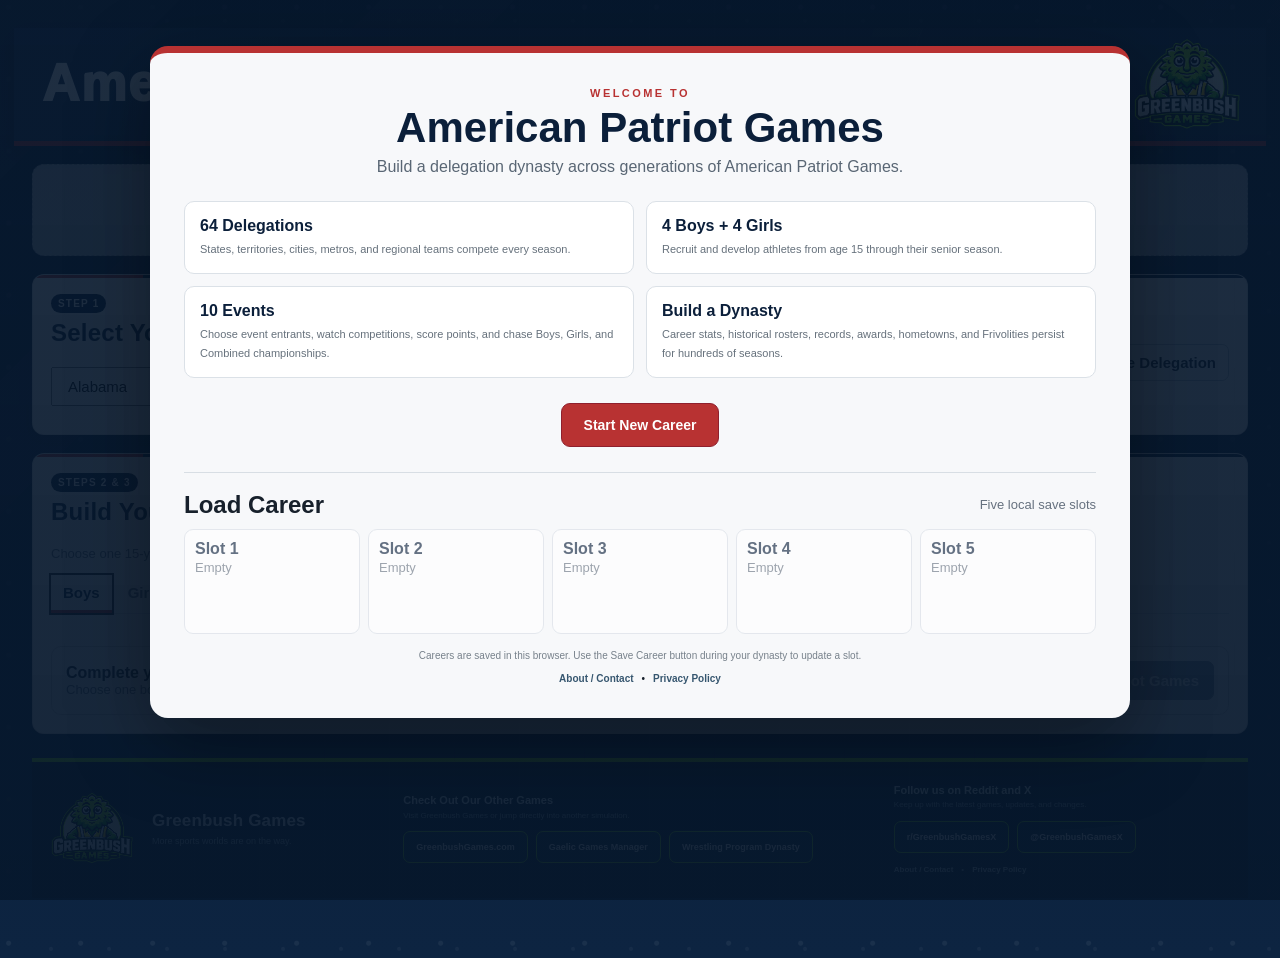
<file: index.html>
<!doctype html>
<html><head><meta charset="utf-8"><meta name="viewport" content="width=device-width,initial-scale=1">
<title>American Patriot Games v2.4.4</title><link rel="stylesheet" href="style.css?v=244"></head>
<body class="patriot-theme">
<div id="openingScreen" class="opening-screen">
  <div class="opening-card">
    <div class="opening-kicker">WELCOME TO</div>
    <h1>American Patriot Games</h1>
    <p class="opening-lead">Build a delegation dynasty across generations of American Patriot Games.</p>

    <div class="opening-how">
      <div><strong>64 Delegations</strong><span>States, territories, cities, metros, and regional teams compete every season.</span></div>
      <div><strong>4 Boys + 4 Girls</strong><span>Recruit and develop athletes from age 15 through their senior season.</span></div>
      <div><strong>10 Events</strong><span>Choose event entrants, watch competitions, score points, and chase Boys, Girls, and Combined championships.</span></div>
      <div><strong>Build a Dynasty</strong><span>Career stats, historical rosters, records, awards, hometowns, and Frivolities persist for hundreds of seasons.</span></div>
    </div>

    <div class="opening-actions">
      <button id="openingNewGameBtn" class="opening-primary">Start New Career</button>
      <button id="openingContinueBtn" class="opening-secondary hidden">Continue Last Career</button>
    </div>

    <section class="opening-load-section">
      <div class="row spread"><h2>Load Career</h2><span class="small">Five local save slots</span></div>
      <div id="openingSaveSlots" class="opening-save-slots"></div>
    </section>

    <p class="opening-storage-note">Careers are saved in this browser. Use the Save Career button during your dynasty to update a slot.</p>
    <div class="opening-legal-links">
      <a href="about-contact.html">About / Contact</a>
      <span>•</span>
      <a href="privacy-policy.html">Privacy Policy</a>
    </div>
  </div>
</div>

<aside id="rightAdRail" class="right-ad-rail" aria-label="Advertisement">
  <div class="right-ad-sticky">
    <div class="ad-label">ADVERTISEMENT</div>
    <div class="right-ad-placeholder">
      <div class="ad-placeholder-title">AD SPACE</div>
      <div class="ad-placeholder-size">300 × 600</div>
    </div>
  </div>
</aside>
<main class="app">
<header class="pg-masthead">
  <h1>American Patriot Games Simulator</h1>
  <div class="masthead-greenbush"><img src="assets/greenbush-games-logo.png" alt="Greenbush Games"></div>
</header>

<nav id="dynastyNav" class="dynasty-nav hidden">
  <button class="dynasty-nav-btn active" data-dynasty-view="games">Games</button>
  <button class="dynasty-nav-btn" data-dynasty-view="league">League Rosters</button>
  <button class="dynasty-nav-btn" data-dynasty-view="history">History & Records</button>
  <button id="saveCareerBtn" class="dynasty-nav-btn">Save Career</button>
  <span id="dynastyYearBadge" class="year-badge">2026</span>
</nav>
<div id="saveToast" class="save-toast" role="status" aria-live="polite"></div>

<div class="ad-slot ad-slot-top" data-ad-slot="top-banner">
  <span class="ad-label">ADVERTISEMENT</span>
  <strong>Ad space</strong>
</div>

<div id="setupScreen">
<section class="panel setup-hero">
  <div class="setup-step">STEP 1</div>
  <div class="row spread wrap">
    <div>
      <h2>Select Your Delegation</h2>
      <select id="territorySelect"></select>
    </div>
    <button id="newSeasonBtn">Regenerate Delegation</button>
  </div>
  <div id="seasonStatus" class="statusline"></div>
</section>

<section class="panel">
<div class="setup-step">STEPS 2 & 3</div>
<h2>Build Your Rosters</h2>
<p class="small">Choose one 15-year-old boy and one 15-year-old girl to complete your four-athlete rosters. You will choose your entrants immediately before each event.</p>
<div class="selecteds hidden"><div id="boySelected"></div><div id="girlSelected"></div></div>
<div class="tabs"><button class="tab active" data-tab="boys">Boys</button><button class="tab" data-tab="girls">Girls</button></div>
<div id="boysPool" class="athlete-grid"></div><div id="girlsPool" class="athlete-grid hidden"></div>
<div id="setupCompletion" class="setup-completion">
  <div>
    <strong id="setupReadyTitle">Complete your delegation setup</strong>
    <div id="setupReadyText" class="small">Choose one boy prospect and one girl prospect to complete your four-athlete rosters.</div>
  </div>
  <button id="beginGamesBtn" disabled>Begin American Patriot Games</button>
</div>
</section>
</div>

<button id="rosterSideTab" class="roster-side-tab hidden">View Roster</button>

<div id="gamesScreen" class="hidden">

<section class="panel games-calendar-panel">
  <h2>Games Calendar</h2>
  <div id="calendar" class="calendar"></div>
</section>

<section class="panel">
<h2>Championship Standings</h2>
<div class="standings-cols">
  <div><h3>Boys</h3><div id="boysStandings"></div></div>
  <div><h3>Girls</h3><div id="girlsStandings"></div></div>
  <div><h3>Combined</h3><div id="combinedStandings"></div></div>
</div>
</section>



<div class="ad-slot ad-slot-mid" data-ad-slot="mid-banner">
  <span class="ad-label">ADVERTISEMENT</span>
  <strong>Ad space</strong>
</div>

<section class="panel" id="eventPanel">
  <div class="row spread wrap">
    <div><h2>American Patriot Games Events</h2><div id="eventStatus" class="status"></div></div>
    <div class="row wrap event-start-buttons">
      <button id="start100Btn" disabled>Start 100m</button>
      <button id="startSandbagBtn" disabled>Start Sandbag</button>
      <button id="startSwimBtn" disabled>Start 200m Freestyle</button>
      <button id="startTennisBtn" disabled>Start Mixed Tennis</button>
      <button id="startTeamSportsBtn" disabled>Start Team Sports</button>
      <button id="startWrestlingBtn" disabled>Start Wrestling</button>
      <button id="startArcheryBtn" disabled>Start Archery</button>
      <button id="startMileBtn" disabled>Start Mile</button>
      <button id="startStrengthBtn" disabled>Start Strength</button>
      <button id="startObstacleBtn" disabled>Start Obstacle Course</button>
      <button id="quickSimBtn" class="quick-sim" disabled>Quick Sim Current Event</button>
    </div>
  </div>
  <div class="event-switcher">
    <button class="viewbtn active" data-view="hundred">100m</button>
    <button class="viewbtn" data-view="sandbag">Sandbag</button>
    <button class="viewbtn" data-view="swim">200m Swim</button>
    <button class="viewbtn" data-view="tennis">Mixed Tennis</button>
    <button class="viewbtn" data-view="teamsports">Team Sports</button>
    <button class="viewbtn" data-view="wrestling">Wrestling</button>
    <button class="viewbtn" data-view="archery">Archery</button>
    <button class="viewbtn" data-view="mile">Mile</button>
    <button class="viewbtn" data-view="strength">Strength</button>
    <button class="viewbtn" data-view="obstacle">Obstacle</button>
  </div>

  <div id="hundredSection" class="event-section"><h2>100m Sprint</h2><div class="event-columns"><div><h3>Boys</h3><div id="boys100Chrono"></div></div><div><h3>Girls</h3><div id="girls100Chrono"></div></div></div></div>
  <div id="wrestlingSection" class="event-section hidden"><h2>Wrestling</h2><p class="small">Two seeded 32-athlete weight brackets per sex. Boys: 140–185 lb. Girls: 110–155 lb. Matches use NCAA-style folkstyle scoring; single elimination to the final 8, then wrestlebacks determine 1st–4th.</p><div class="event-columns"><div><h3>Boys</h3><div id="boysWrestlingChrono"></div></div><div><h3>Girls</h3><div id="girlsWrestlingChrono"></div></div></div></div>
  <div id="mileSection" class="event-section hidden"><h2>1 Mile</h2><div class="event-columns"><div><h3>Boys</h3><div id="boysMileChrono"></div></div><div><h3>Girls</h3><div id="girlsMileChrono"></div></div></div></div>
  <div id="sandbagSection" class="event-section hidden"><h2>Sandbag Carry</h2><p class="small">4 heats of 16. Boys carry 50/75/100 lb; girls carry 25/50/75 lb. Top 4 per heat advance to a 16-athlete final.</p><div class="event-columns"><div><h3>Boys</h3><div id="boysSandbagChrono"></div></div><div><h3>Girls</h3><div id="girlsSandbagChrono"></div></div></div></div>
  <div id="teamsportsSection" class="event-section hidden"><h2>Team Sports Day</h2><p class="small">Seven stages, one sport at a time: basketball, football, baseball/softball, hockey, soccer, lacrosse, volleyball. Live cumulative standings update after every stage.</p><div class="event-columns"><div><h3>Boys</h3><div id="boysTeamSportsChrono"></div></div><div><h3>Girls</h3><div id="girlsTeamSportsChrono"></div></div></div></div>
  <div id="swimSection" class="event-section hidden"><h2>200m Freestyle</h2><div class="event-columns"><div><h3>Boys</h3><div id="boysSwimChrono"></div></div><div><h3>Girls</h3><div id="girlsSwimChrono"></div></div></div></div>
  <div id="strengthSection" class="event-section hidden"><h2>Strength Gauntlet</h2><p class="small">Three stages: shot put, bench press, tire flip. Live average-placement standings update after each stage.</p><div class="event-columns"><div><h3>Boys</h3><div id="boysStrengthChrono"></div></div><div><h3>Girls</h3><div id="girlsStrengthChrono"></div></div></div></div>
  <div id="tennisSection" class="event-section hidden"><h2>Mixed Doubles Tennis</h2><p class="small">Boy + girl play together. Each athlete receives the placement points individually; Combined is always the sum of Boys + Girls points.</p><div id="tennisChrono"></div></div>
  <div id="archerySection" class="event-section hidden"><h2>Archery</h2><div class="event-columns"><div><h3>Boys</h3><div id="boysArcheryChrono"></div></div><div><h3>Girls</h3><div id="girlsArcheryChrono"></div></div></div></div>
  <div id="obstacleSection" class="event-section hidden"><h2>Obstacle Course</h2><p class="small">Eight obstacles over water, completed one stage at a time. Falls add a 15-second penalty; cumulative time updates after every obstacle.</p><div class="event-columns"><div><h3>Boys</h3><div id="boysObstacleChrono"></div></div><div><h3>Girls</h3><div id="girlsObstacleChrono"></div></div></div></div>
</section>




<div class="ad-slot ad-slot-results" data-ad-slot="results-banner">
  <span class="ad-label">ADVERTISEMENT</span>
  <strong>Ad space</strong>
</div>

<section class="panel hidden" id="finalResultsPanel">
  <h2>Final Games Results Book</h2>
  <p class="small">Complete final standings and delegation placement matrix for every event and multi-part sub-event.</p>
  <div class="standings-cols final-standings">
    <div><h3>Boys — Full Standings</h3><div id="finalBoysStandings"></div></div>
    <div><h3>Girls — Full Standings</h3><div id="finalGirlsStandings"></div></div>
    <div><h3>Combined — Full Standings</h3><div id="finalCombinedStandings"></div></div>
  </div>
  <h3>Boys — Event & Sub-Event Placement Matrix</h3>
  <p class="small">Each cell is that delegation's entrant's final place out of 64 for the event or sub-event.</p>
  <div class="matrix-wrap"><table id="boysPlacementMatrix" class="placement-matrix"></table></div>

  <h3 style="margin-top:18px">Girls — Event & Sub-Event Placement Matrix</h3>
  <p class="small">Each cell is that delegation's entrant's final place out of 64 for the event or sub-event.</p>
  <div class="matrix-wrap"><table id="girlsPlacementMatrix" class="placement-matrix"></table></div>
  <div id="seasonAdvanceBar" class="season-advance">
    <div><strong id="seasonCompleteLabel">2026 American Patriot Games complete</strong><div class="small">Archive this season and begin the next recruiting cycle.</div></div>
    <button id="advanceSeasonBtn">View Awards & Continue</button>
  </div>
</section>
</div>


<div id="leagueScreen" class="hidden dynasty-screen">
<div class="page-back-wrap"><button class="back-btn pageBackBtn hidden">← Back</button></div>
<section class="panel">
  <div class="row spread wrap">
    <div><h2>League Rosters</h2><p class="small">View every delegation's roster, live event entries, ratings, athlete points and placements from the current or any archived season.</p></div>
    <div class="row wrap">
      <label>Season <select id="leagueSeasonSelect"></select></label>
      <label>Delegation <select id="leagueTeamSelect"></select></label>
    </div>
  </div>
  <div id="leagueStartersContent"></div>
  <div class="tabs">
    <button class="league-gender-tab active" data-gender="boy">Boys Full Roster</button>
    <button class="league-gender-tab" data-gender="girl">Girls Full Roster</button>
  </div>
  <div id="leagueRosterContent"></div>
</section>
</div>

<div id="historyScreen" class="hidden dynasty-screen">
<div class="page-back-wrap"><button class="back-btn pageBackBtn hidden">← Back</button></div>
<section class="panel">
  <div class="row spread wrap">
    <div><h2>American Patriot Games History</h2><p class="small">Every completed season in this save, beginning in 2026.</p></div>
    <label>Season <select id="historySeasonSelect"></select></label>
  </div>
  <div id="historySeasonSummary"></div>
  <div id="historyEventChampions" class="history-event-champions"></div>
</section>

<section class="panel">
  <h2>All-Time Player & Team Records</h2>
  <div class="record-grid">
    <div><h3>Single-Season Player Points</h3><div id="recordPlayerPoints"></div></div>
    <div><h3>Single-Season Team Points</h3><div id="recordTeamPoints"></div></div>
  </div>
  <div class="best-hometowns-records">
    <div class="row spread wrap">
      <div>
        <h3>Best Hometowns</h3>
        <p class="small">All-time American Patriot Games points scored by athletes from each hometown. Top 15 only.</p>
      </div>
    </div>
    <div id="bestHometownsRecords"></div>
  </div>

  <div class="alltime-player-records">
    <div class="row spread wrap">
      <div><h3>All-Time Athlete Participation</h3><p class="small">Career totals follow the athlete who actually entered each event.</p></div>
      <div class="tabs alltime-tabs">
        <button class="alltime-tab active" data-alltime-tab="starts">All Time Events Started</button>
        <button class="alltime-tab" data-alltime-tab="top4">All Time Top 4</button>
      </div>
    </div>
    <div id="allTimePlayerRecords"></div>
  </div>

  <div class="row spread wrap record-event-head">
    <div><h3>Event Wins</h3><p class="small">Most championships in this save.</p></div>
    <select id="recordsEventSelect"></select>
  </div>
  <div class="record-grid">
    <div><h3>Players</h3><div id="recordPlayerWins"></div></div>
    <div><h3>Delegations</h3><div id="recordTeamWins"></div></div>
  </div>
</section>

<section class="panel frivolities-panel">
  <div class="row spread wrap">
    <div>
      <h2>Frivolities</h2>
      <p class="small">Fun all-time dynasty leaderboards, oddities, development records, team history, and statistical rabbit holes.</p>
    </div>
  </div>
  <div id="frivolitiesDirectory"></div>
</section>
</div>






<div id="frivolityModal" class="player-modal hidden">
  <div class="player-modal-card frivolity-modal-card">
    <div class="modal-nav-row">
      <button id="frivolityBackBtn" class="back-btn">← Back</button>
      <button id="closeFrivolityModal" class="modal-close">×</button>
    </div>
    <div class="awards-kicker">AMERICAN PATRIOT GAMES FRIVOLITIES</div>
    <h2 id="frivolityTitle">Frivolity</h2>
    <p id="frivolityDescription" class="small"></p>
    <div id="frivolityControls" class="frivolity-controls"></div>
    <div id="frivolityContent"></div>
  </div>
</div>

<div id="eventEntryModal" class="player-modal hidden">
  <div class="player-modal-card event-entry-modal-card">
    <button id="closeEventEntryModal" class="modal-close">×</button>
    <div class="awards-kicker">EVENT ENTRY</div>
    <h2 id="eventEntryTitle">Choose Entrants</h2>
    <p id="eventEntryHelp" class="small">Choose one boy and one girl from your four-athlete rosters. These selections lock for this event once it begins.</p>
    <div class="event-entry-grid">
      <div class="event-entry-side">
        <h3>Boys Entry</h3>
        <select id="eventBoyEntry"></select>
        <div id="eventBoyPreview" class="event-entry-preview"></div>
      </div>
      <div class="event-entry-side">
        <h3>Girls Entry</h3>
        <select id="eventGirlEntry"></select>
        <div id="eventGirlPreview" class="event-entry-preview"></div>
      </div>
    </div>
    <div class="row spread wrap event-entry-actions">
      <span id="eventEntryAiNote" class="small">AI delegations will select their own best athlete for this event.</span>
      <button id="confirmEventEntryBtn" class="stage-btn">Confirm & Start Event</button>
    </div>
  </div>
</div>

<div id="offseasonReviewModal" class="player-modal hidden">
  <div class="player-modal-card offseason-review-card">
    <div class="awards-kicker">AMERICAN PATRIOT GAMES OFFSEASON REVIEW</div>
    <h2 id="offseasonReviewTitle">Season Review</h2>
    <div id="offseasonReviewContent"></div>
    <div class="improvement-actions">
      <button id="offseasonReviewNext" class="stage-btn">Next</button>
    </div>
  </div>
</div>

<div id="awardsModal" class="player-modal hidden">
  <div class="player-modal-card awards-modal-card">
    <div class="awards-kicker">PATRIOT GAMES HONORS</div>
    <h2 id="awardsTitle">American Patriot Games Awards</h2>
    <div id="awardsContent"></div>
    <div class="improvement-actions">
      <button id="awardsContinueBtn" class="stage-btn">Continue</button>
    </div>
  </div>
</div>

<div id="whiteHouseModal" class="player-modal hidden">
  <div class="player-modal-card white-house-modal-card">
    <div id="whiteHouseContent"></div>
  </div>
</div>

<div id="improvementModal" class="player-modal hidden">
  <div class="player-modal-card improvement-modal-card">
    <button id="closeImprovementModal" class="modal-close">×</button>
    <div class="improvement-kicker">OFFSEASON DEVELOPMENT</div>
    <h2 id="improvementTitle">Player Improvements</h2>
    <p class="small">Returning roster athletes after offseason development.</p>
    <div id="improvementContent"></div>
    <div class="improvement-actions">
      <button id="continueAfterImprovements" class="stage-btn">Continue</button>
    </div>
  </div>
</div>

<div id="watchModal" class="watch-modal hidden">
  <div class="watch-shell">
    <div class="watch-head">
      <div>
        <div class="watch-kicker">AMERICAN PATRIOT GAMES LIVE</div>
        <h2 id="watchTitle">Watch Event</h2>
        <div id="watchSubtitle" class="small"></div>
      </div>
      <button id="watchSkipBtn">Exit Replay</button>
    </div>
    <div id="watchTopControls" class="watch-top-controls"></div>
    <div id="watchStage" class="watch-stage"></div>
    <div id="watchFooter" class="watch-footer"></div>
  </div>
</div>

<div id="saveManagerModal" class="player-modal hidden">
  <div class="player-modal-card save-manager-card">
    <button id="closeSaveManager" class="modal-close">×</button>
    <h2>Career Saves</h2>
    <p class="small">Five independent dynasty slots. Save the current career, load another, duplicate a slot, or delete it.</p>
    <div id="saveSlots"></div>
  </div>
</div>

<div id="hometownModal" class="player-modal hidden">
  <div class="player-modal-card hometown-modal-card">
    <div class="modal-nav-row"><button class="back-btn modalBackBtn">← Back</button><button id="closeHometownModal" class="modal-close">×</button></div>
    <div class="awards-kicker">HOMETOWN HISTORY</div>
    <h2 id="hometownTitle">Hometown</h2>
    <div id="hometownContent"></div>
  </div>
</div>

<div id="playerModal" class="player-modal hidden">
  <div class="player-modal-card">
    <div class="modal-nav-row"><button class="back-btn modalBackBtn">← Back</button><button id="closePlayerModal" class="modal-close">×</button></div>
    <div id="playerCareerContent"></div>
  </div>
</div>

<div id="playerHoverCard" class="player-hover-card hidden"></div>
<div id="teamHoverCard" class="team-hover-card hidden"></div>

<footer class="greenbush-footer">
  <div class="greenbush-footer-inner">
    <div class="greenbush-footer-brand">
      <img src="assets/greenbush-games-logo.png" alt="Greenbush Games">
      <div>
        <strong>Greenbush Games</strong>
        <span>More sports worlds are on the way.</span>
      </div>
    </div>

    <div class="greenbush-footer-section">
      <strong class="greenbush-footer-heading">Check Out Our Other Games</strong>
      <span class="greenbush-footer-sub">Visit Greenbush Games or jump directly into another simulation.</span>
      <div class="greenbush-footer-buttons">
        <a class="greenbush-link-btn" href="https://greenbushgames.com/" target="_blank" rel="noopener noreferrer">GreenbushGames.com</a>
        <a class="greenbush-link-btn" href="https://gaelic-games-manager.com/" target="_blank" rel="noopener noreferrer">Gaelic Games Manager</a>
        <a class="greenbush-link-btn" href="https://wrestling-program-dynasty.com/" target="_blank" rel="noopener noreferrer">Wrestling Program Dynasty</a>
      </div>
    </div>

    <div class="greenbush-footer-section greenbush-footer-social">
      <strong class="greenbush-footer-heading">Follow us on Reddit and X</strong>
      <span class="greenbush-footer-sub">Keep up with the latest games, updates, and changes.</span>
      <div class="greenbush-footer-buttons">
        <a class="greenbush-link-btn" href="https://www.reddit.com/r/GreenbushGamesX/" target="_blank" rel="noopener noreferrer">r/GreenbushGamesX</a>
        <a class="greenbush-link-btn" href="https://x.com/GreenbushGamesX" target="_blank" rel="noopener noreferrer">@GreenbushGamesX</a>
      </div>
      <div class="greenbush-footer-legal">
        <a href="about-contact.html">About / Contact</a>
        <span>•</span>
        <a href="privacy-policy.html">Privacy Policy</a>
      </div>
    </div>
  </div>
</footer>

<script src="patriot-faces.js?v=244"></script>
<script src="game.js?v=244"></script></main></body></html>
</file>
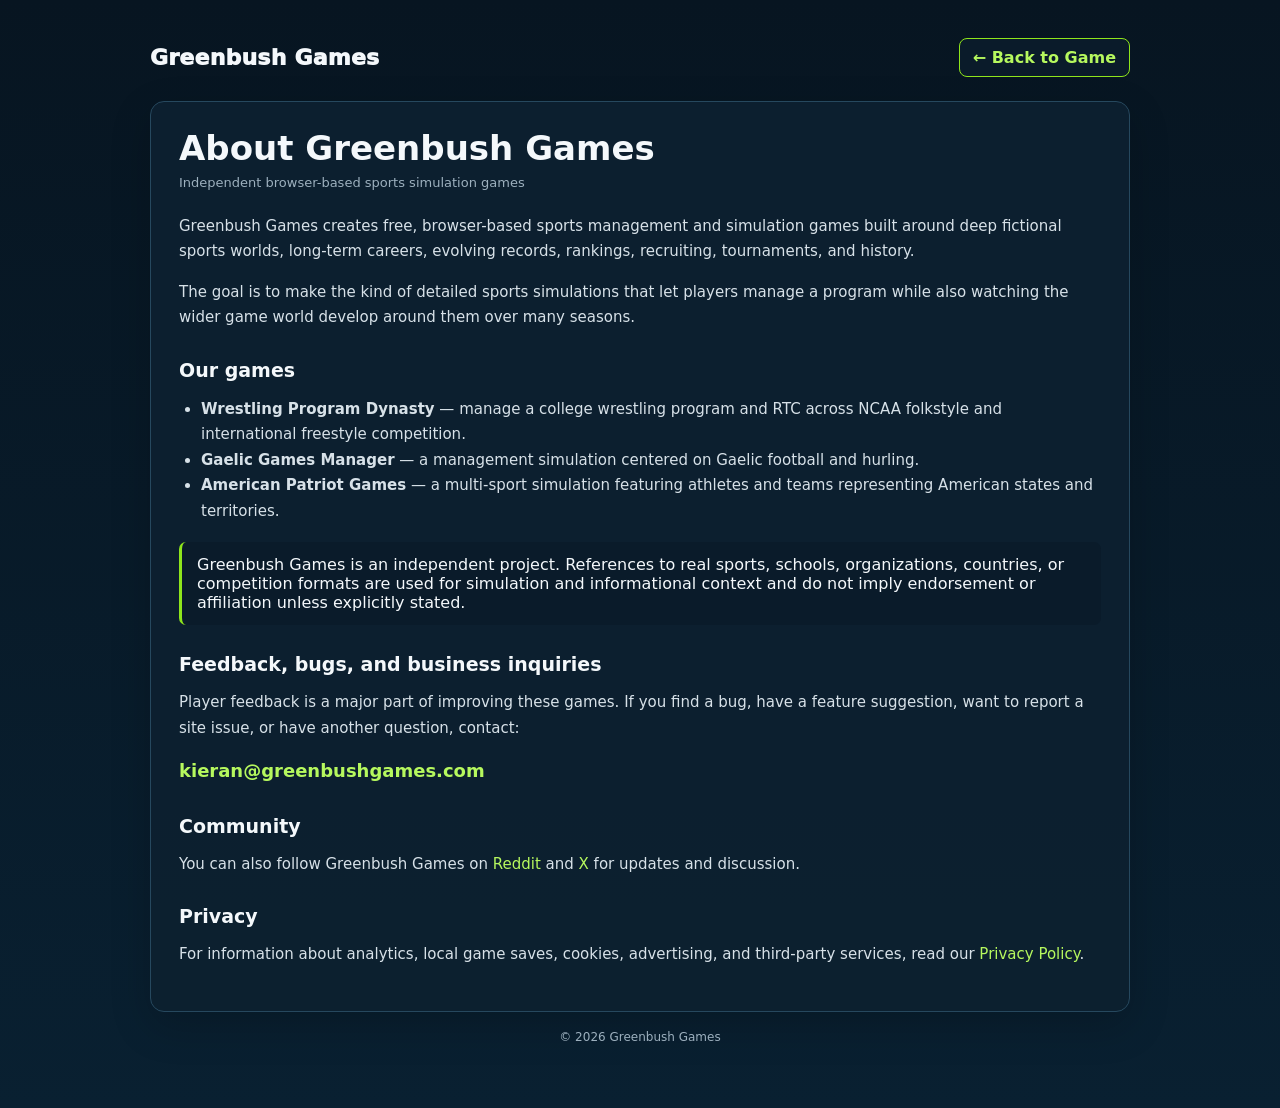
<file: about-contact.html>
<!doctype html>
<html lang="en">
<head>
<meta charset="utf-8">
<meta name="viewport" content="width=device-width,initial-scale=1">
<title>About & Contact | Greenbush Games</title>
<meta name="description" content="About Greenbush Games and contact information for its browser-based sports simulation games.">
<style>
:root{
  --bg:#071521;--panel:#0d2030;--panel2:#10283b;--line:#26485e;
  --text:#f4f8fb;--muted:#9db0be;--green:#8ee51c;--link:#b6f85e;
}
*{box-sizing:border-box}
html,body{margin:0;min-height:100%;background:linear-gradient(180deg,#071521,#092031);color:var(--text);
  font-family:Inter,ui-sans-serif,system-ui,-apple-system,BlinkMacSystemFont,"Segoe UI",sans-serif}
a{color:var(--link);text-decoration:none}
a:hover{text-decoration:underline}
.wrap{width:min(980px,calc(100% - 32px));margin:0 auto;padding:38px 0 64px}
.top{display:flex;justify-content:space-between;align-items:center;gap:18px;margin-bottom:24px}
.brand{font-size:22px;font-weight:950;letter-spacing:.01em}
.back{display:inline-flex;padding:9px 13px;border:1px solid var(--green);border-radius:8px;background:#0a1b2a;font-weight:800}
.card{background:rgba(13,32,48,.95);border:1px solid var(--line);border-radius:14px;padding:28px;box-shadow:0 14px 40px rgba(0,0,0,.18)}
h1{font-size:34px;line-height:1.08;margin:0 0 8px}
h2{font-size:19px;margin:28px 0 9px}
p,li{font-size:15px;line-height:1.7;color:#d7e1e8}
.meta{color:var(--muted);font-size:13px;margin-bottom:24px}
.note{border-left:3px solid var(--green);background:#0a1b2a;padding:13px 15px;border-radius:7px;margin:18px 0}
ul{padding-left:22px}
.contact{font-size:18px;font-weight:800}
.footer{margin-top:18px;text-align:center;color:var(--muted);font-size:12px}
@media(max-width:640px){.wrap{width:min(100% - 20px,980px);padding-top:18px}.top{align-items:flex-start;flex-direction:column}.card{padding:20px}h1{font-size:29px}}
</style>
</head>
<body>
<main class="wrap">
  <div class="top">
    <div class="brand">Greenbush Games</div>
    <a class="back" href="./">← Back to Game</a>
  </div>
  <article class="card">
    <h1>About Greenbush Games</h1>
    <div class="meta">Independent browser-based sports simulation games</div>

    <p>Greenbush Games creates free, browser-based sports management and simulation games built around deep fictional sports worlds, long-term careers, evolving records, rankings, recruiting, tournaments, and history.</p>

    <p>The goal is to make the kind of detailed sports simulations that let players manage a program while also watching the wider game world develop around them over many seasons.</p>

    <h2>Our games</h2>
    <ul>
      <li><strong>Wrestling Program Dynasty</strong> — manage a college wrestling program and RTC across NCAA folkstyle and international freestyle competition.</li>
      <li><strong>Gaelic Games Manager</strong> — a management simulation centered on Gaelic football and hurling.</li>
      <li><strong>American Patriot Games</strong> — a multi-sport simulation featuring athletes and teams representing American states and territories.</li>
    </ul>

    <div class="note">
      Greenbush Games is an independent project. References to real sports, schools, organizations, countries, or competition formats are used for simulation and informational context and do not imply endorsement or affiliation unless explicitly stated.
    </div>

    <h2>Feedback, bugs, and business inquiries</h2>
    <p>Player feedback is a major part of improving these games. If you find a bug, have a feature suggestion, want to report a site issue, or have another question, contact:</p>
    <p><a class="contact" href="mailto:kieran@greenbushgames.com">kieran@greenbushgames.com</a></p>

    <h2>Community</h2>
    <p>You can also follow Greenbush Games on <a href="https://www.reddit.com/r/GreenbushGamesX/" target="_blank" rel="noopener noreferrer">Reddit</a> and <a href="https://x.com/GreenbushGamesX" target="_blank" rel="noopener noreferrer">X</a> for updates and discussion.</p>

    <h2>Privacy</h2>
    <p>For information about analytics, local game saves, cookies, advertising, and third-party services, read our <a href="privacy-policy.html">Privacy Policy</a>.</p>
  </article>
  <div class="footer">© 2026 Greenbush Games</div>
</main>
</body>
</html>
</file>
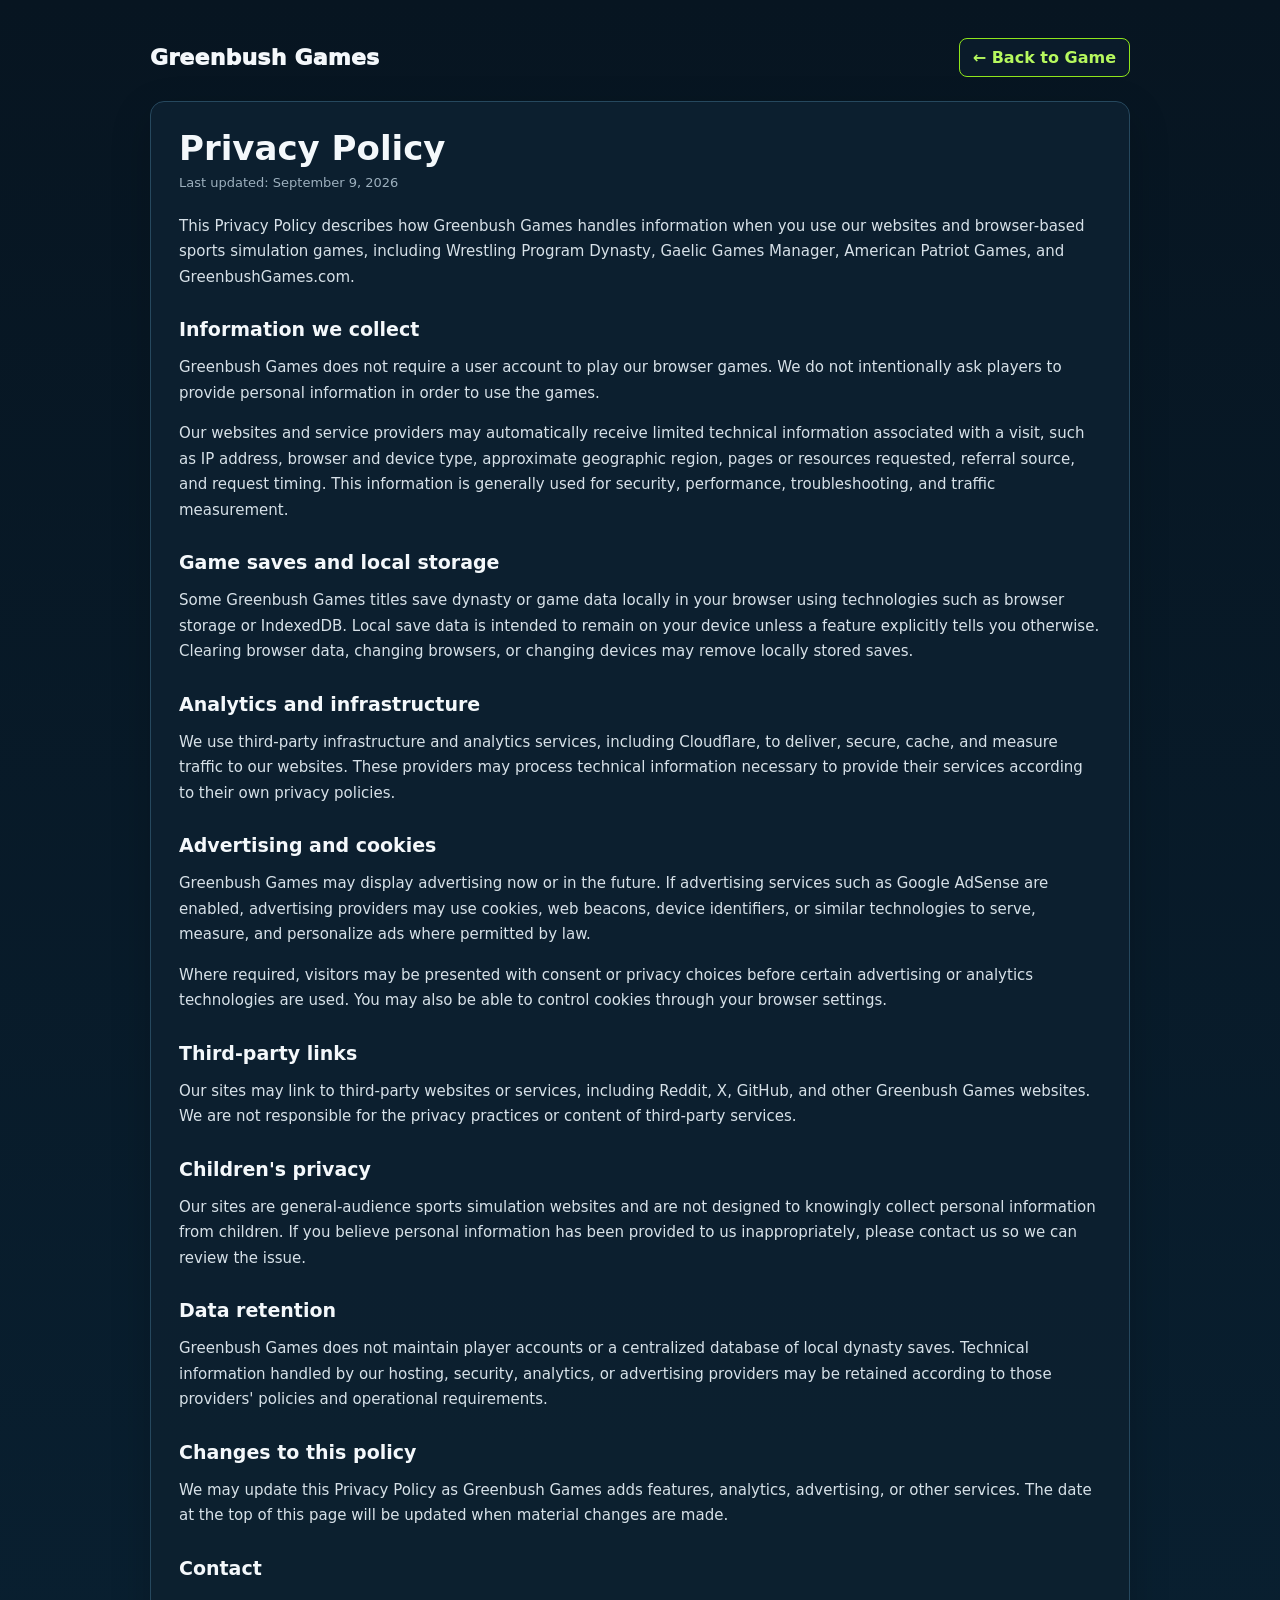
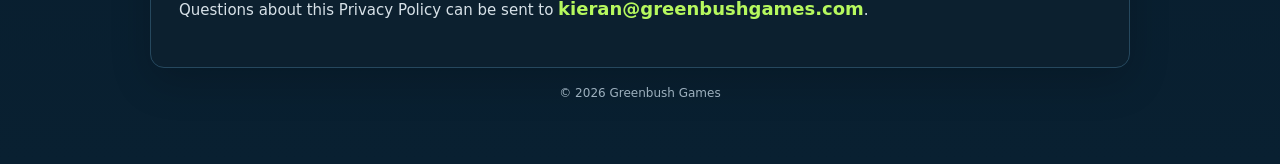
<file: privacy-policy.html>
<!doctype html>
<html lang="en">
<head>
<meta charset="utf-8">
<meta name="viewport" content="width=device-width,initial-scale=1">
<title>Privacy Policy | Greenbush Games</title>
<meta name="description" content="Privacy Policy for Greenbush Games websites and browser-based sports simulation games.">
<style>
:root{
  --bg:#071521;--panel:#0d2030;--panel2:#10283b;--line:#26485e;
  --text:#f4f8fb;--muted:#9db0be;--green:#8ee51c;--link:#b6f85e;
}
*{box-sizing:border-box}
html,body{margin:0;min-height:100%;background:linear-gradient(180deg,#071521,#092031);color:var(--text);
  font-family:Inter,ui-sans-serif,system-ui,-apple-system,BlinkMacSystemFont,"Segoe UI",sans-serif}
a{color:var(--link);text-decoration:none}
a:hover{text-decoration:underline}
.wrap{width:min(980px,calc(100% - 32px));margin:0 auto;padding:38px 0 64px}
.top{display:flex;justify-content:space-between;align-items:center;gap:18px;margin-bottom:24px}
.brand{font-size:22px;font-weight:950;letter-spacing:.01em}
.back{display:inline-flex;padding:9px 13px;border:1px solid var(--green);border-radius:8px;background:#0a1b2a;font-weight:800}
.card{background:rgba(13,32,48,.95);border:1px solid var(--line);border-radius:14px;padding:28px;box-shadow:0 14px 40px rgba(0,0,0,.18)}
h1{font-size:34px;line-height:1.08;margin:0 0 8px}
h2{font-size:19px;margin:28px 0 9px}
p,li{font-size:15px;line-height:1.7;color:#d7e1e8}
.meta{color:var(--muted);font-size:13px;margin-bottom:24px}
.note{border-left:3px solid var(--green);background:#0a1b2a;padding:13px 15px;border-radius:7px;margin:18px 0}
ul{padding-left:22px}
.contact{font-size:18px;font-weight:800}
.footer{margin-top:18px;text-align:center;color:var(--muted);font-size:12px}
@media(max-width:640px){.wrap{width:min(100% - 20px,980px);padding-top:18px}.top{align-items:flex-start;flex-direction:column}.card{padding:20px}h1{font-size:29px}}
</style>
</head>
<body>
<main class="wrap">
  <div class="top">
    <div class="brand">Greenbush Games</div>
    <a class="back" href="./">← Back to Game</a>
  </div>
  <article class="card">
    <h1>Privacy Policy</h1>
    <div class="meta">Last updated: September 9, 2026</div>

    <p>This Privacy Policy describes how Greenbush Games handles information when you use our websites and browser-based sports simulation games, including Wrestling Program Dynasty, Gaelic Games Manager, American Patriot Games, and GreenbushGames.com.</p>

    <h2>Information we collect</h2>
    <p>Greenbush Games does not require a user account to play our browser games. We do not intentionally ask players to provide personal information in order to use the games.</p>
    <p>Our websites and service providers may automatically receive limited technical information associated with a visit, such as IP address, browser and device type, approximate geographic region, pages or resources requested, referral source, and request timing. This information is generally used for security, performance, troubleshooting, and traffic measurement.</p>

    <h2>Game saves and local storage</h2>
    <p>Some Greenbush Games titles save dynasty or game data locally in your browser using technologies such as browser storage or IndexedDB. Local save data is intended to remain on your device unless a feature explicitly tells you otherwise. Clearing browser data, changing browsers, or changing devices may remove locally stored saves.</p>

    <h2>Analytics and infrastructure</h2>
    <p>We use third-party infrastructure and analytics services, including Cloudflare, to deliver, secure, cache, and measure traffic to our websites. These providers may process technical information necessary to provide their services according to their own privacy policies.</p>

    <h2>Advertising and cookies</h2>
    <p>Greenbush Games may display advertising now or in the future. If advertising services such as Google AdSense are enabled, advertising providers may use cookies, web beacons, device identifiers, or similar technologies to serve, measure, and personalize ads where permitted by law.</p>
    <p>Where required, visitors may be presented with consent or privacy choices before certain advertising or analytics technologies are used. You may also be able to control cookies through your browser settings.</p>

    <h2>Third-party links</h2>
    <p>Our sites may link to third-party websites or services, including Reddit, X, GitHub, and other Greenbush Games websites. We are not responsible for the privacy practices or content of third-party services.</p>

    <h2>Children's privacy</h2>
    <p>Our sites are general-audience sports simulation websites and are not designed to knowingly collect personal information from children. If you believe personal information has been provided to us inappropriately, please contact us so we can review the issue.</p>

    <h2>Data retention</h2>
    <p>Greenbush Games does not maintain player accounts or a centralized database of local dynasty saves. Technical information handled by our hosting, security, analytics, or advertising providers may be retained according to those providers' policies and operational requirements.</p>

    <h2>Changes to this policy</h2>
    <p>We may update this Privacy Policy as Greenbush Games adds features, analytics, advertising, or other services. The date at the top of this page will be updated when material changes are made.</p>

    <h2>Contact</h2>
    <p>Questions about this Privacy Policy can be sent to <a class="contact" href="mailto:kieran@greenbushgames.com">kieran@greenbushgames.com</a>.</p>
  </article>
  <div class="footer">© 2026 Greenbush Games</div>
</main>
</body>
</html>
</file>
<file: style.css>
*{box-sizing:border-box}body{margin:0;font-family:Arial,sans-serif;background:#f3f3f3;color:#171717}
.app{width:min(1320px,95vw);margin:auto;padding:28px 0 60px}.panel{background:#fff;border:1px solid #d6d6d6;border-radius:10px;padding:18px;margin:18px 0}
h1{margin-bottom:4px}h2,h3{margin-top:0}.row{display:flex;gap:10px;align-items:center}.wrap{flex-wrap:wrap}.spread{justify-content:space-between}
select,button{font-size:15px;padding:9px 12px}button{cursor:pointer}button:disabled{opacity:.45;cursor:not-allowed}
.tabs{display:flex;gap:8px;margin:14px 0}.tab.active{font-weight:700;outline:2px solid #222}.hidden{display:none!important}
.athlete-grid{display:grid;grid-template-columns:repeat(auto-fit,minmax(270px,1fr));gap:10px}.card{border:1px solid #ccc;border-radius:8px;padding:12px;background:#fafafa}
.card.sel{outline:3px solid #111}.top{display:flex;justify-content:space-between;gap:8px}.ovr{font-weight:700}.small{font-size:13px;color:#666}
.attrs{display:grid;grid-template-columns:1fr 1fr;gap:3px 10px;font-size:13px;margin-top:8px}.pill{display:inline-block;border:1px solid #bbb;border-radius:999px;padding:2px 7px;margin:2px;font-size:12px}
.selecteds{font-weight:700}.event-columns{display:grid;grid-template-columns:1fr 1fr;gap:18px}.race-output{white-space:pre-wrap;background:#111;color:#f5f5f5;padding:14px;border-radius:8px;min-height:90px;font-family:monospace;line-height:1.45;margin-top:10px}
.status{font-weight:700}.statusline{margin-top:10px;color:#555}.heatbox{border:1px solid #ddd;border-radius:8px;padding:10px;margin:8px 0;background:#fafafa}.heatbox.you{outline:2px solid #111}
.heatrow{display:grid;grid-template-columns:28px 1.2fr 1fr 90px;gap:8px;padding:4px 0;border-bottom:1px solid #eee;font-size:13px}.heatrow:last-child{border-bottom:0}
.calendar{display:grid;grid-template-columns:repeat(auto-fit,minmax(210px,1fr));gap:8px}.calendar .eventcard{border:1px solid #ddd;border-radius:8px;padding:11px}.eventcard .state{float:right;font-size:12px;font-weight:700}
.standings-cols{display:grid;grid-template-columns:repeat(3,1fr);gap:16px}.standrow{display:grid;grid-template-columns:28px 1fr 42px;gap:6px;padding:4px 0;border-bottom:1px solid #eee;font-size:13px}
.preview-note{font-size:13px;color:#555;margin:7px 0}.finalist{font-weight:700}
@media(max-width:900px){.event-columns,.standings-cols{grid-template-columns:1fr}}

.history-stack{margin-top:12px}
.history-card{border:1px solid #d7d7d7;border-radius:8px;padding:10px;margin:8px 0;background:#fbfbfb}
.history-card h4{margin:0 0 7px}
.history-line{display:grid;grid-template-columns:28px 1.2fr 1fr 90px;gap:8px;padding:3px 0;border-bottom:1px solid #eee;font-size:13px}
.history-line:last-child{border-bottom:0}
.history-card .you{font-weight:700}
.elim-note{font-size:13px;color:#666;margin-top:8px}

.user-highlight{
  background:#fff3a3 !important;
  color:#111 !important;
  font-weight:700;
}

.standings-cols .standrow span:nth-child(3){overflow:hidden;text-overflow:ellipsis;white-space:nowrap}

.user-standing-separator{margin:8px 0 4px;border-top:1px dashed #bbb}
.user-standing-note{font-size:12px;color:#666;margin-bottom:3px}
.prior-header{display:grid;grid-template-columns:28px 1.2fr 1fr 90px;gap:8px;font-size:11px;color:#666;padding:4px 0 2px}

.event-switcher{display:flex;gap:8px;flex-wrap:wrap;margin:18px 0}
.viewbtn.active{font-weight:700;outline:2px solid #222}
.stage-card{border:1px solid #d6d6d6;border-radius:9px;padding:12px;margin:10px 0;background:#fafafa}
.stage-card h4{margin:0 0 8px}
.stage-head{display:flex;justify-content:space-between;gap:10px;align-items:center;margin-bottom:8px}
.stage-btn{margin-top:10px}
.match-row{display:grid;grid-template-columns:1fr 75px 1fr;gap:8px;padding:5px 0;border-bottom:1px solid #eee;font-size:13px;align-items:center}
.result-grid{display:grid;grid-template-columns:28px 1.2fr 1fr 90px;gap:8px;padding:4px 0;border-bottom:1px solid #eee;font-size:13px}
.round-label{font-size:12px;color:#666;margin:5px 0}

.wrestle-preview{border:1px solid #ddd;border-radius:8px;padding:10px;margin:8px 0;background:#fff}
.seedtag{font-size:11px;color:#666}
.wrestle-scoreline{font-weight:700;text-align:center}

.event-start-buttons{max-width:950px;justify-content:flex-end}
.component-row{display:grid;grid-template-columns:28px 1.2fr 1fr repeat(3,72px) 80px;gap:6px;padding:4px 0;border-bottom:1px solid #eee;font-size:12px}
.seven-row{display:grid;grid-template-columns:28px 1.05fr 1fr repeat(7,48px) 58px;gap:4px;padding:4px 0;border-bottom:1px solid #eee;font-size:10px}
.tennis-match{display:grid;grid-template-columns:1fr 100px 1fr;gap:8px;padding:6px 0;border-bottom:1px solid #eee;font-size:12px}
.tennis-match .winner{font-weight:700}

.live-tally{border:1px solid #cfcfcf;border-radius:8px;padding:10px;margin:10px 0;background:#fff}
.live-tally h5{margin:0 0 6px;font-size:13px}
.sandbag-row{display:grid;grid-template-columns:28px 1.1fr 1fr 65px 65px 65px 75px;gap:5px;padding:4px 0;border-bottom:1px solid #eee;font-size:11px}
.obstacle-row{display:grid;grid-template-columns:28px 1.1fr 1fr 75px 75px 70px;gap:5px;padding:4px 0;border-bottom:1px solid #eee;font-size:11px}
.mile-split-row{display:grid;grid-template-columns:28px 1.15fr 1fr 80px 80px;gap:6px;padding:4px 0;border-bottom:1px solid #eee;font-size:12px}

.tennis-match{grid-template-columns:minmax(0,1fr) 150px minmax(0,1fr)!important}
.sandbag-header{display:grid;grid-template-columns:28px 1.1fr 1fr 65px 65px 65px 75px;gap:5px;padding:4px 0;font-size:11px;font-weight:700;border-bottom:2px solid #ddd}
.tennis-match.user-highlight span,.match-row.user-highlight span{font-weight:400}
.tennis-match.user-highlight .winner,.match-row.user-highlight .winner{font-weight:700}

.quick-sim{font-weight:700;border-width:2px}
.quick-sim:disabled{opacity:.45}

.points-table{border:1px solid #cfcfcf;border-radius:8px;padding:10px;margin:12px 0;background:#fff}
.points-table h4{margin:0 0 8px}
.points-row{display:grid;grid-template-columns:34px 1.2fr 1fr 80px;gap:8px;padding:5px 0;border-bottom:1px solid #eee;font-size:12px}
.stage-history{margin-top:10px}

.match-row .winner{font-weight:700!important}
.match-row.user-highlight .winner{font-weight:700!important}

.roster-label{font-size:12px;font-weight:700;margin:12px 0 6px}
.prospect-card{outline:1px dashed #aaa}
.locked-prospect{opacity:.55}
.final-standings{align-items:flex-start}
.fullstand{max-height:520px;overflow:auto;border:1px solid #ddd;border-radius:8px}
.matrix-wrap{overflow:auto;max-width:100%;border:1px solid #ccc;border-radius:8px}
.placement-matrix{border-collapse:collapse;white-space:nowrap;font-size:10px;min-width:2600px}
.placement-matrix th,.placement-matrix td{border:1px solid #ddd;padding:5px 6px;text-align:center}
.placement-matrix th:first-child,.placement-matrix td:first-child{position:sticky;left:0;background:#fff;z-index:2;text-align:left;font-weight:700}
.placement-matrix .main-event{background:#e8eef8;font-weight:700}
.placement-matrix .sub-event{background:#f5f5f5}
.table-user-extra{border-top:2px solid #aaa;margin-top:4px;padding-top:4px}

/* v1.1.5 roster / prospect selection cleanup */
.roster-side{
  display:flex;
  flex-direction:column;
  gap:14px;
}
.roster-section{
  border:1px solid #d8d8d8;
  border-radius:12px;
  padding:12px;
  background:#fafafa;
}
.roster-section-head{
  display:flex;
  justify-content:space-between;
  align-items:flex-end;
  gap:10px;
  margin-bottom:10px;
}
.roster-section-head h4{
  margin:0;
  font-size:14px;
}
.roster-section-head .small{
  text-align:right;
}
.roster-grid{
  display:grid;
  grid-template-columns:repeat(3,minmax(0,1fr));
  gap:10px;
}
.prospect-grid{
  display:grid;
  grid-template-columns:repeat(5,minmax(150px,1fr));
  gap:9px;
}
.roster-card{
  border:1px solid #d7d7d7;
  border-radius:10px;
  padding:10px;
  background:#fff;
  min-width:0;
}
.roster-card.sel{
  outline:3px solid #f2c300;
  border-color:#c6a400;
}
.roster-card .top{
  gap:8px;
}
.roster-card .ovr{
  white-space:nowrap;
  font-size:13px;
}
.roster-card .attrs{
  display:grid;
  grid-template-columns:repeat(2,minmax(0,1fr));
  gap:2px 8px;
  font-size:10px;
  line-height:1.35;
  margin-top:8px;
}
.roster-card .pill{
  font-size:9px;
  padding:2px 5px;
  margin:2px 2px 0 0;
}
.roster-card .pick{
  width:100%;
}
.prospect-card{
  background:#fffdf4;
}
.prospect-card .attrs{
  grid-template-columns:1fr;
  max-height:128px;
  overflow:auto;
}
.prospect-summary{
  display:grid;
  grid-template-columns:repeat(3,1fr);
  gap:4px;
  margin-top:8px;
  font-size:10px;
}
.prospect-summary div{
  background:#f4f4f4;
  border-radius:6px;
  padding:4px;
  text-align:center;
}
.prospect-note{
  border-left:4px solid #d7b400;
  background:#fff9d9;
  padding:8px 10px;
  border-radius:6px;
  font-size:11px;
  margin-bottom:10px;
}
.selected-banner{
  border-radius:8px;
  padding:7px 9px;
  background:#f1f1f1;
  font-size:11px;
  margin-bottom:8px;
}
@media (max-width:1100px){
  .prospect-grid{grid-template-columns:repeat(2,minmax(0,1fr))}
}
@media (max-width:800px){
  .roster-grid,.prospect-grid{grid-template-columns:1fr}
}

/* v1.1.7: selected prospects become normal roster cards */
.roster-card.prospect-card.on-roster-prospect{
  background:#fff;
  outline:none;
  border-style:solid;
}
.roster-card.prospect-card.on-roster-prospect .attrs{
  grid-template-columns:repeat(2,minmax(0,1fr));
  max-height:none;
  overflow:visible;
}

.setup-step{display:inline-block;font-size:10px;letter-spacing:.08em;font-weight:800;padding:4px 7px;border-radius:999px;background:#ececec;margin-bottom:6px}
.setup-completion{display:flex;justify-content:space-between;align-items:center;gap:16px;margin-top:18px;padding:14px;border:1px solid #d4d4d4;border-radius:10px;background:#f8f8f8}
.setup-completion.ready{border-color:#b79b00;background:#fff9d8}
#beginGamesBtn{min-width:190px;font-weight:700;padding:10px 14px}
.roster-side-tab{position:fixed;right:0;top:38%;z-index:1000;border-radius:9px 0 0 9px;padding:13px 10px;font-weight:700;writing-mode:vertical-rl;transform:rotate(180deg);box-shadow:0 2px 8px rgba(0,0,0,.15)}
#setupScreen.review-mode .setup-step,#setupScreen.review-mode #setupCompletion{display:none}
#setupScreen.review-mode #newSeasonBtn{display:none}
#setupScreen.review-mode #territorySelect{pointer-events:none;opacity:.75}
@media(max-width:700px){
  .setup-completion{align-items:stretch;flex-direction:column}
  #beginGamesBtn{width:100%}
  .roster-side-tab{top:auto;bottom:15px;right:10px;writing-mode:horizontal-tb;transform:none;border-radius:9px}
}

/* v1.1.9 roster tab placement */
.roster-side-tab{
  left:0!important;
  right:auto!important;
  top:38%!important;
  bottom:auto!important;
  writing-mode:horizontal-tb!important;
  transform:none!important;
  border-radius:0 9px 9px 0!important;
  padding:10px 13px!important;
}
@media(max-width:700px){
  .roster-side-tab{
    left:10px!important;
    right:auto!important;
    top:auto!important;
    bottom:15px!important;
    border-radius:9px!important;
  }
}

.dynasty-nav{position:sticky;top:0;z-index:900;display:flex;align-items:center;gap:7px;padding:8px 10px;margin:8px 0 12px;background:#fff;border:1px solid #ddd;border-radius:10px;box-shadow:0 2px 8px rgba(0,0,0,.06)}
.dynasty-nav-btn{font-weight:700}
.dynasty-nav-btn.active{outline:2px solid #b99c00}
.year-badge{margin-left:auto;font-size:18px;font-weight:800;padding:5px 10px;border-radius:8px;background:#f2f2f2}
.season-advance{display:flex;justify-content:space-between;align-items:center;gap:16px;margin-top:20px;padding:14px;border:2px solid #c5aa19;border-radius:10px;background:#fff9dc}
.dynasty-screen label{font-size:11px;font-weight:700}
.dynasty-screen select{display:block;margin-top:3px}
.league-roster-table,.career-season-table{width:100%;border-collapse:collapse;font-size:11px}
.league-roster-table th,.league-roster-table td,.career-season-table th,.career-season-table td{padding:6px;border-bottom:1px solid #ddd;text-align:left}
.player-link{cursor:pointer;text-decoration:underline;text-decoration-style:dotted;text-underline-offset:2px;font-weight:600}
.player-link:hover{text-decoration-style:solid}
.player-modal{position:fixed;inset:0;z-index:3000;background:rgba(0,0,0,.58);padding:30px;overflow:auto}
.player-modal-card{position:relative;max-width:1050px;margin:auto;background:#fff;border-radius:14px;padding:20px;box-shadow:0 12px 45px rgba(0,0,0,.35)}
.modal-close{position:absolute;right:12px;top:10px;border:none;background:transparent;font-size:28px;line-height:1;cursor:pointer}
.player-profile-head{display:flex;justify-content:space-between;gap:16px;align-items:flex-start;border-bottom:1px solid #ddd;padding-bottom:12px;margin-bottom:12px}
.player-attr-grid{display:grid;grid-template-columns:repeat(4,minmax(0,1fr));gap:5px 10px;font-size:11px}
.record-grid{display:grid;grid-template-columns:1fr 1fr;gap:18px}
.record-row{display:grid;grid-template-columns:34px 1fr 85px 70px;gap:7px;padding:5px 0;border-bottom:1px solid #eee;font-size:11px}
.record-event-head{margin-top:18px}
.history-champs{display:grid;grid-template-columns:repeat(3,1fr);gap:10px;margin:10px 0}
.history-champ{border:1px solid #ddd;border-radius:9px;padding:10px}
.history-standings-grid{display:grid;grid-template-columns:repeat(3,1fr);gap:14px}
.league-player-card{border:1px solid #ddd;border-radius:9px;padding:9px;margin:7px 0}
.career-summary{display:grid;grid-template-columns:repeat(4,1fr);gap:10px;margin:12px 0}
.career-summary>div{background:#f5f5f5;border-radius:8px;padding:10px;text-align:center}
@media(max-width:800px){
 .record-grid,.history-standings-grid,.history-champs{grid-template-columns:1fr}
 .player-attr-grid{grid-template-columns:repeat(2,1fr)}
 .career-summary{grid-template-columns:repeat(2,1fr)}
 .season-advance{flex-direction:column;align-items:stretch}
}

.team-link,.season-link{cursor:pointer;text-decoration:underline;text-decoration-style:dotted;text-underline-offset:2px;font-weight:600}
.team-link:hover,.season-link:hover{text-decoration-style:solid}

.current-season-row{background:#fff9d9}
.current-season-badge{display:inline-block;font-size:9px;font-weight:800;padding:2px 5px;border-radius:999px;background:#ffe774;margin-left:5px}

.rating-chip{display:inline-block;min-width:24px;padding:1px 4px;border-radius:4px;font-weight:800;text-align:center;border:1px solid rgba(0,0,0,.08)}
.rating-elite{background:#b7dfb9;color:#16451c}
.rating-great{background:#d2ebc5;color:#285122}
.rating-good{background:#e8f0bd;color:#4b531b}
.rating-average{background:#fff0ad;color:#66530d}
.rating-below{background:#f8d4a5;color:#68400c}
.rating-poor{background:#f2b5a6;color:#6a271c}
.rating-bad{background:#e7a2a2;color:#681d1d}

.rating-chip .rating-grade{font-weight:700;white-space:nowrap}

.league-starters{
  display:grid;
  grid-template-columns:1fr 1fr;
  gap:12px;
  margin:14px 0 18px;
}
.league-starter-card{
  border:1px solid #ccc;
  border-radius:11px;
  padding:12px;
  background:#fafafa;
}
.league-starter-card h3{margin:0 0 4px}
.league-starter-meta{display:flex;justify-content:space-between;align-items:flex-start;gap:10px}
.starter-event-grid{
  display:grid;
  grid-template-columns:repeat(5,minmax(0,1fr));
  gap:5px;
  margin-top:10px;
}
.starter-event-result{
  border:1px solid #ddd;
  background:#fff;
  border-radius:6px;
  padding:5px;
  text-align:center;
  font-size:10px;
}
.starter-event-result strong{display:block;font-size:12px;margin-top:2px}
.starter-points{
  margin-top:9px;
  padding-top:8px;
  border-top:1px solid #ddd;
  font-size:12px;
}
@media(max-width:850px){
  .league-starters{grid-template-columns:1fr}
  .starter-event-grid{grid-template-columns:repeat(2,minmax(0,1fr))}
}

.placement-matrix td:first-child,.placement-matrix th:first-child{
  min-width:190px;
  max-width:240px;
  white-space:normal;
  overflow-wrap:anywhere;
}

#newSeasonBtn:disabled{opacity:.45;cursor:not-allowed}

.save-manager-card{max-width:900px}
.save-slot{
  display:grid;
  grid-template-columns:90px 1fr auto;
  gap:12px;
  align-items:center;
  border:1px solid #ddd;
  border-radius:10px;
  padding:12px;
  margin:9px 0;
  background:#fafafa;
}
.save-slot.active{outline:2px solid #b99c00;background:#fff9dd}
.save-slot-actions{display:flex;gap:6px;flex-wrap:wrap;justify-content:flex-end}
.save-slot-meta{font-size:11px;color:#555}
@media(max-width:700px){
  .save-slot{grid-template-columns:1fr}
  .save-slot-actions{justify-content:flex-start}
}

/* v1.5.0 — lightweight 2D Watch Mode */
.watch-btn{font-weight:800;border:2px solid #111;background:#fff7b8;margin-left:7px}
.watch-modal{position:fixed;inset:0;z-index:5000;background:rgba(10,10,10,.72);padding:20px;overflow:auto}
.watch-shell{max-width:1180px;min-height:620px;margin:0 auto;background:#f7f7f7;border-radius:16px;overflow:hidden;box-shadow:0 18px 55px rgba(0,0,0,.4)}
.watch-head{display:flex;justify-content:space-between;align-items:center;gap:15px;padding:15px 18px;background:#fff;border-bottom:1px solid #ccc}
.watch-head h2{margin:2px 0}
.watch-kicker{font-size:10px;font-weight:900;letter-spacing:.14em}
.watch-stage{min-height:500px;padding:20px;position:relative;overflow:hidden}
.watch-footer{padding:10px 18px 18px;text-align:right}
.watch-continue{font-weight:800;padding:9px 18px}
.watch-lanes{display:flex;flex-direction:column;gap:5px}
.watch-lane{display:grid;grid-template-columns:190px 1fr 70px;gap:8px;align-items:center;min-height:38px}
.watch-lane.user-watch{background:#fff3a2;border-radius:7px;padding:2px 5px}
.watch-lane-label{font-size:11px;overflow:hidden;text-overflow:ellipsis;white-space:nowrap}
.watch-track{height:27px;border:1px solid #bbb;position:relative;background:repeating-linear-gradient(90deg,#fafafa 0,#fafafa 9.7%,#e9e9e9 10%)}
.watch-track.pool{background:repeating-linear-gradient(90deg,#dff5ff 0,#dff5ff 24.5%,#bce8fa 25%);border-color:#7dbbd1}
.watch-marker{position:absolute;left:2px;top:50%;transform:translateY(-50%);width:22px;height:22px;border-radius:50%;background:#333;color:white;font-size:8px;font-weight:800;display:flex;align-items:center;justify-content:center;z-index:2}
.user-watch .watch-marker{background:#d3ad00;color:#111;box-shadow:0 0 0 3px #fff1a1}
.watch-finish{position:absolute;right:10px;top:0;bottom:0;border-right:3px solid #111}
.watch-time{text-align:right;font-size:11px;font-variant-numeric:tabular-nums}
.watch-result-board{margin-top:15px;border:1px solid #ccc;background:#fff;border-radius:9px;padding:10px}
.watch-result-row{display:grid;grid-template-columns:28px 1fr 90px;gap:7px;padding:4px 0;border-bottom:1px solid #eee;font-size:11px}
.watch-result-row.user-watch{background:#fff4ac}
.sandbag-zones{display:grid;grid-template-columns:repeat(3,1fr);font-size:9px;text-align:center;margin-left:198px;margin-right:78px}
.sandbag-zones>span{border-left:1px dashed #bbb;padding:3px}
.watch-oval-wrap{display:grid;grid-template-columns:minmax(500px,1fr) 270px;gap:15px}
.watch-oval{position:relative;height:410px;background:#b86843;border:18px solid #b86843;border-radius:50%;box-shadow:inset 0 0 0 5px #f2d6c7}
.watch-oval::after{content:"";position:absolute;inset:75px 105px;background:#8bbd77;border-radius:50%}
.oval-marker{position:absolute;width:25px;height:25px;border-radius:50%;background:#222;color:#fff;font-size:8px;font-weight:800;display:flex;align-items:center;justify-content:center;z-index:3;transform:translate(-50%,-50%)}
.oval-marker.user-watch{background:#d3ad00;color:#111;box-shadow:0 0 0 3px #fff1a1}
.live-order{background:#fff;border:1px solid #ccc;border-radius:9px;padding:10px;max-height:410px;overflow:auto}
.live-order-row{display:grid;grid-template-columns:25px 1fr;gap:5px;font-size:10px;padding:3px 0;border-bottom:1px solid #eee}
.watch-bars{display:flex;flex-direction:column;gap:7px}
.watch-bar-row{display:grid;grid-template-columns:190px 1fr 75px;gap:8px;align-items:center;font-size:11px}
.watch-bar-track{height:22px;border:1px solid #ccc;background:#fff;position:relative;border-radius:5px;overflow:hidden}
.watch-bar-fill{height:100%;width:0;background:#888;transition:width 4.5s ease-out}
.watch-bar-row.user-watch{background:#fff4ac;padding:4px;border-radius:6px}
.watch-bar-row.user-watch .watch-bar-fill{background:#d3ad00}
.watch-court{height:390px;max-width:760px;margin:0 auto;position:relative;background:#79a96b;border:5px solid white;box-shadow:0 0 0 2px #777}
.watch-court::before{content:"";position:absolute;left:50%;top:0;bottom:0;border-left:4px solid #eee}
.watch-court::after{content:"";position:absolute;left:0;right:0;top:50%;border-top:2px solid rgba(255,255,255,.65)}
.court-team{position:absolute;top:45%;width:44%;font-weight:800;text-align:center;font-size:14px}
.court-team.left{left:2%}.court-team.right{right:2%}
.watch-ball{position:absolute;width:18px;height:18px;border-radius:50%;background:#e9ef3b;left:25%;top:50%;transition:left .35s linear,top .35s ease}
.watch-scoreboard{display:flex;justify-content:center;gap:20px;margin:12px auto;font-size:16px;font-weight:800}
.watch-mat{height:420px;max-width:720px;margin:0 auto;border-radius:50%;background:#d7d7d7;border:12px solid #333;position:relative}
.mat-center{position:absolute;width:110px;height:110px;border:3px solid #c85c5c;border-radius:50%;left:50%;top:50%;transform:translate(-50%,-50%)}
.wrestler-dot{position:absolute;width:70px;height:70px;border-radius:50%;top:46%;display:flex;align-items:center;justify-content:center;text-align:center;padding:5px;font-size:9px;font-weight:800;transition:left .55s ease,top .45s ease;background:#596d9c;color:white}
.wrestler-dot.right{background:#9c5b5b}
.watch-target-wrap{display:grid;grid-template-columns:minmax(400px,1fr) 330px;gap:25px;align-items:center}
.watch-target{width:390px;height:390px;border-radius:50%;margin:auto;position:relative;background:radial-gradient(circle,#ffd84a 0 10%,#e74848 10% 25%,#5f8ec6 25% 43%,#222 43% 63%,#eee 63% 100%);border:2px solid #777}
.arrow-dot{width:10px;height:10px;border-radius:50%;background:#111;position:absolute;transform:translate(-50%,-50%);opacity:0;transition:opacity .2s}
.watch-obstacle-scene{height:300px;background:linear-gradient(#ddecf4 0 68%,#4ea6cf 68% 100%);position:relative;border:1px solid #aaa;border-radius:10px;overflow:hidden}
.obstacle-platform{position:absolute;left:4%;right:4%;top:64%;height:14px;background:#555}
.obstacle-feature{position:absolute;left:35%;right:35%;top:33%;height:95px;border:8px solid #654321;border-bottom:none}
.obstacle-runner{position:absolute;left:4%;top:55%;width:28px;height:28px;border-radius:50%;background:#333;color:#fff;font-size:8px;font-weight:800;display:flex;align-items:center;justify-content:center;transition:left 4.5s ease-in-out,top .5s ease}
.obstacle-runner.user-watch{background:#d3ad00;color:#111}
@media(max-width:850px){
 .watch-oval-wrap,.watch-target-wrap{grid-template-columns:1fr}
 .watch-oval{height:300px}
 .watch-lane{grid-template-columns:120px 1fr 58px}
 .sandbag-zones{margin-left:128px;margin-right:65px}
}

/* v1.5.1 track presentation */
.watch-stage:has(.real-track){background:#d8e5d0}
.watch-lanes:has(.real-track){background:#a94f35;padding:10px 0;border-radius:8px;box-shadow:inset 0 0 0 2px rgba(0,0,0,.18)}
.watch-lane:has(.real-track){min-height:45px}
.watch-lane:has(.real-track) .watch-lane-label{background:#f8f8f8;padding:4px 7px;border-radius:4px;margin-left:6px}
.watch-lane:has(.real-track).user-watch .watch-lane-label{background:#fff2a1}
.watch-track.real-track{
 height:35px;
 border:0;
 border-top:2px solid rgba(255,255,255,.9);
 border-bottom:2px solid rgba(255,255,255,.9);
 background:
   linear-gradient(90deg,transparent 0 9.8%,rgba(255,255,255,.32) 10%,transparent 10.2% 19.8%,rgba(255,255,255,.32) 20%,transparent 20.2% 29.8%,rgba(255,255,255,.32) 30%,transparent 30.2% 39.8%,rgba(255,255,255,.32) 40%,transparent 40.2% 49.8%,rgba(255,255,255,.32) 50%,transparent 50.2% 59.8%,rgba(255,255,255,.32) 60%,transparent 60.2% 69.8%,rgba(255,255,255,.32) 70%,transparent 70.2% 79.8%,rgba(255,255,255,.32) 80%,transparent 80.2% 89.8%,rgba(255,255,255,.32) 90%,transparent 90.2%),
   #a94f35;
}
.real-track .watch-start{position:absolute;left:28px;top:0;bottom:0;border-left:3px solid #fff}
.real-track .watch-finish{right:12px;border-right:5px double #fff}
.real-track .watch-marker{left:31px}
.watch-lane-no{font-weight:900;font-size:9px;color:#777}
.watch-track.real-track::after{
 content:"";
 position:absolute;right:7px;top:0;bottom:0;width:10px;
 background:repeating-linear-gradient(0deg,#fff 0 5px,#111 5px 10px);
 opacity:.9
}

/* v1.6.0 interactive broadcast layer */
.watch-progress{display:flex;gap:6px;flex-wrap:wrap;margin:8px 0 14px}
.watch-progress span{padding:4px 8px;border-radius:999px;background:#e7e7e7;font-size:10px;font-weight:800}
.watch-progress span.active{background:#ffe66e}
.watch-progress span.done{background:#d9ead3}
.watch-next{font-weight:900;padding:10px 18px;border:2px solid #111;background:#fff4a3}
.watch-live-title{font-size:13px;font-weight:900;margin-bottom:8px}
.watch-live-rank{display:grid;grid-template-columns:28px 1fr 90px;gap:7px;padding:4px 0;border-bottom:1px solid #eee;font-size:11px}
.watch-live-rank.user-watch{background:#fff3a6}
.watch-split-board{background:#fff;border:1px solid #ccc;border-radius:9px;padding:10px;margin-top:12px}
.pool-deck{background:#d8d8d8;padding:8px;border-radius:8px}
.pool-deck .watch-track.pool{height:34px;border-top:4px solid #fff;border-bottom:4px solid #fff}
.pool-wall{position:absolute;top:0;bottom:0;width:5px;background:#555}
.pool-wall.left{left:0}.pool-wall.right{right:0}
.pool-rope{position:absolute;top:0;bottom:0;border-left:2px dashed rgba(255,255,255,.85)}
.sandbag-course{background:#e7e1d5;border:2px solid #786b5e;border-radius:10px;padding:10px}
.sandbag-wall{position:absolute;left:9px;top:-6px;bottom:-6px;width:10px;background:#666;box-shadow:4px 0 #aaa}
.sandbag-turn{position:absolute;right:12px;top:0;bottom:0;border-right:4px dashed #333}
.sandbag-bag{position:absolute;width:20px;height:14px;background:#795548;border-radius:4px;left:35px;top:6px;transition:left .6s ease,transform .35s ease,top .35s ease}
.sandbag-throw{transform:translate(-25px,-28px) rotate(40deg)!important}
.watch-court-score{width:100%;max-width:760px;margin:10px auto;border-collapse:collapse;background:#fff}
.watch-court-score th,.watch-court-score td{padding:6px 9px;border:1px solid #ddd;text-align:center;font-size:12px}
.watch-court-score th:first-child,.watch-court-score td:first-child{text-align:left}
.tennis-point-score{text-align:center;font-size:24px;font-weight:900;margin:8px 0}
.wrestle-periods{display:flex;gap:8px;justify-content:center;margin:8px 0}
.wrestle-periods span{padding:5px 9px;border-radius:6px;background:#eee;font-weight:800;font-size:11px}
.wrestle-periods span.active{background:#ffe66e}
.wrestle-score-big{font-size:30px;font-weight:900;text-align:center;margin:6px 0}
.field-posted{border:1px solid #bbb;background:#fff;border-radius:9px;padding:10px;margin-bottom:14px}
.attempt-stage{min-height:330px;border:1px solid #bbb;border-radius:10px;position:relative;overflow:hidden;background:#eef4e8}
.sport-object{position:absolute;transition:all .45s ease}
.hoop{right:12%;top:25%;width:65px;height:8px;background:#e05a24;border-radius:50%;box-shadow:0 0 0 3px #fff}
.backboard{right:8%;top:11%;width:12px;height:110px;background:#eee;border:2px solid #555}
.goalposts{position:absolute;right:10%;bottom:24%;width:100px;height:120px;border-left:6px solid #e3c233;border-right:6px solid #e3c233;border-bottom:6px solid #e3c233}
.diamond{position:absolute;width:150px;height:150px;left:50%;top:50%;transform:translate(-50%,-45%) rotate(45deg);border:3px solid #a27c4f;background:#c7a36d}
.hockey-goal{position:absolute;right:9%;bottom:22%;width:120px;height:80px;border:6px solid #c33;border-radius:7px;background:repeating-linear-gradient(45deg,transparent 0 8px,rgba(255,255,255,.8) 8px 10px)}
.soccer-goal{position:absolute;right:8%;bottom:16%;width:150px;height:105px;border:5px solid #fff;background:repeating-linear-gradient(45deg,transparent 0 10px,rgba(255,255,255,.45) 10px 12px)}
.lax-goal{position:absolute;right:11%;bottom:20%;width:105px;height:90px;border:5px solid #e45;background:repeating-linear-gradient(45deg,transparent 0 9px,rgba(255,255,255,.55) 9px 11px)}
.volley-net{position:absolute;left:49%;top:15%;bottom:12%;border-left:5px solid #eee;box-shadow:0 0 0 1px #777}
.attempt-ball{width:24px;height:24px;border-radius:50%;background:#e98227;left:12%;bottom:20%}
.attempt-label{position:absolute;left:12px;top:10px;font-weight:900}
.strength-platform{position:absolute;left:10%;right:10%;bottom:16%;height:16px;background:#555}
.shot-sector{position:absolute;left:18%;bottom:20%;width:65%;height:180px;border-right:3px dashed #777;border-left:3px dashed #777;transform:perspective(300px) rotateX(50deg)}
.bench{position:absolute;left:35%;bottom:28%;width:190px;height:18px;background:#555}
.barbell{position:absolute;left:29%;bottom:49%;width:260px;height:8px;background:#222;transition:bottom .35s ease}
.barbell::before,.barbell::after{content:"";position:absolute;top:-18px;width:34px;height:44px;border-radius:5px;background:#444}
.barbell::before{left:12px}.barbell::after{right:12px}
.tire{position:absolute;left:12%;bottom:18%;width:95px;height:95px;border:18px solid #222;border-radius:50%;transition:left .55s ease,transform .55s ease}
.target-score{font-size:30px;font-weight:900;text-align:center}
.obstacle-scene{height:360px;background:linear-gradient(#d9edf8 0 67%,#4aa5ce 67% 100%);position:relative;border:1px solid #999;border-radius:10px;overflow:hidden}
.obs-platform{position:absolute;bottom:31%;height:18px;background:#555}
.obs-start{left:3%;width:24%}.obs-end{right:3%;width:24%}
.obs-athlete{position:absolute;width:28px;height:28px;border-radius:50%;background:#333;color:#fff;font-size:8px;font-weight:900;display:flex;align-items:center;justify-content:center;left:8%;bottom:35%;transition:left .55s ease,bottom .55s ease,transform .45s ease}
.obs-athlete.user-watch{background:#d3ad00;color:#111}
.obs-log{position:absolute;left:37%;bottom:30%;width:26%;height:34px;border-radius:18px;background:repeating-linear-gradient(90deg,#8b5d38 0 10px,#69432a 10px 20px);transition:transform .45s ease}
.obs-gap-marker{position:absolute;left:38%;right:38%;bottom:31%;border-top:3px dashed rgba(255,255,255,.7)}
.obs-rope{position:absolute;left:50%;bottom:31%;height:220px;border-left:8px solid #9a754b}
.obs-zip{position:absolute;left:28%;right:20%;top:22%;border-top:5px solid #444;transform:rotate(-13deg)}
.obs-net{position:absolute;left:37%;bottom:31%;width:28%;height:180px;border:5px solid #a37a45;background:repeating-linear-gradient(45deg,transparent 0 15px,rgba(100,70,40,.55) 15px 18px),repeating-linear-gradient(-45deg,transparent 0 15px,rgba(100,70,40,.55) 15px 18px)}
.obs-hurdles{position:absolute;left:31%;right:28%;bottom:31%;display:flex;justify-content:space-between;align-items:flex-end}
.obs-hurdles span{width:5px;background:#eee;border-top:5px solid #eee}
.obs-hurdles span:nth-child(1){height:38px}.obs-hurdles span:nth-child(2){height:54px}.obs-hurdles span:nth-child(3){height:72px}.obs-hurdles span:nth-child(4){height:88px}
.obs-bars{position:absolute;left:30%;right:28%;top:25%;height:18px;background:#555;transform:skewY(-8deg)}
.obs-bars::after{content:"||||||||";position:absolute;letter-spacing:18px;top:10px;color:#555;font-size:32px}
.obs-wall{position:absolute;right:25%;bottom:31%;width:120px;height:190px;background:#666;border-radius:90% 0 0 0}
.obs-status{text-align:center;font-size:18px;font-weight:900;margin:8px}

.watch-top-controls{
  display:flex;
  justify-content:flex-end;
  padding:10px 18px 0;
  background:#f7f7f7;
}
.watch-top-controls:empty{display:none}
.watch-top-controls .watch-next{margin-bottom:2px}
.live-place-badge{
  display:inline-flex;
  min-width:23px;
  height:23px;
  align-items:center;
  justify-content:center;
  border-radius:50%;
  font-size:9px;
  font-weight:900;
  background:#fff;
  color:#111;
  border:1px solid rgba(0,0,0,.25);
  position:absolute;
  top:-7px;
  right:-7px;
}
.watch-marker{transition:left .55s ease}

/* v1.6.2 Team Sports Day broadcast scenes */
.team-sport-scene{min-height:360px;position:relative;overflow:hidden;border:1px solid #aaa;border-radius:10px}
.ts-athlete{position:absolute;left:10%;bottom:15%;width:34px;height:34px;border-radius:50%;background:#333;color:#fff;display:flex;align-items:center;justify-content:center;font-size:8px;font-weight:900}
.ts-athlete.user-watch{background:#d3ad00;color:#111}
.ts-ball{position:absolute;z-index:6;transition:left .55s ease,bottom .55s ease,top .55s ease,transform .55s ease,opacity .2s}
.ts-result-flash{position:absolute;left:50%;top:10%;transform:translateX(-50%);font-size:26px;font-weight:900;padding:5px 12px;border-radius:8px;background:rgba(255,255,255,.88);z-index:8}
.ts-target{position:absolute;border:3px solid rgba(255,255,255,.9);background:rgba(255,255,255,.12);font-size:10px;font-weight:900;text-align:center;padding-top:8px}
.ts-basketball{background:linear-gradient(#d6edf8 0 64%,#c9975b 64% 100%)}
.ts-three-line{position:absolute;left:4%;right:18%;bottom:-90px;height:240px;border:4px solid rgba(255,255,255,.75);border-radius:50% 50% 0 0}
.ts-basket{right:10%;top:28%;width:58px;height:10px;border:5px solid #ec692c;border-radius:50%;position:absolute}
.ts-board{right:6%;top:14%;width:12px;height:115px;background:#eee;border:2px solid #555;position:absolute}
.ts-football{background:repeating-linear-gradient(90deg,#679553 0 9.8%,#fff 10%,#679553 10.2% 19.8%)}
.ts-football-target{border-radius:50%;width:74px;height:74px;border:5px solid #f5d74f;background:rgba(0,0,0,.15);padding-top:22px}
.ts-baseball{background:linear-gradient(#b8dded 0 48%,#679c58 48% 100%)}
.ts-hr-fence{position:absolute;left:42%;right:3%;bottom:27%;height:12px;background:#294c2c;border-top:5px solid #f4d366}
.ts-hr-arc{position:absolute;left:25%;right:8%;bottom:28%;height:200px;border-top:3px dashed rgba(255,255,255,.55);border-radius:50%}
.ts-homeplate{position:absolute;left:15%;bottom:20%;width:26px;height:22px;background:#fff;clip-path:polygon(0 0,100% 0,85% 70%,50% 100%,15% 70%)}
.ts-hockey{background:#e8f4fb}
.ts-rink-lines{position:absolute;inset:0;background:linear-gradient(90deg,transparent 49.7%,#d44 49.8% 50.2%,transparent 50.3%),linear-gradient(90deg,transparent 24.7%,#4d79c7 24.8% 25.2%,transparent 25.3% 74.7%,#4d79c7 74.8% 75.2%,transparent 75.3%)}
.ts-slot{position:absolute;right:11%;bottom:20%;width:180px;height:130px;border:3px dashed #c66;border-radius:50% 50% 20% 20%}
.ts-hockey-goal,.ts-lax-goal{position:absolute;right:4%;bottom:25%;width:105px;height:78px;border:6px solid #c33;border-radius:7px;background:repeating-linear-gradient(45deg,transparent 0 8px,rgba(255,255,255,.75) 8px 10px)}
.ts-goal-target{width:31px;height:31px;border-radius:50%;border:3px solid #ffdb4d;background:rgba(255,255,255,.22);padding:0}
.ts-soccer{background:repeating-linear-gradient(90deg,#66a353 0 12%,#6baa58 12% 24%)}
.ts-penalty-spot{position:absolute;left:17%;bottom:24%;width:9px;height:9px;border-radius:50%;background:#fff}
.ts-soccer-goal{position:absolute;right:5%;bottom:20%;width:180px;height:115px;border:6px solid #fff;background:repeating-linear-gradient(45deg,transparent 0 11px,rgba(255,255,255,.48) 11px 13px)}
.ts-volleyball{background:#d3a467}
.ts-volley-net{position:absolute;left:48%;top:12%;bottom:14%;width:6px;background:#fff;box-shadow:0 0 0 1px #555}
.ts-volley-target{position:absolute;right:8%;bottom:15%;width:130px;height:110px;border:4px dashed #fff;background:rgba(255,255,255,.12);display:flex;align-items:center;justify-content:center;font-size:11px;font-weight:900}
.ts-lacrosse{background:#73a95c}
.ts-lax-crease{position:absolute;right:2%;bottom:16%;width:180px;height:150px;border:3px solid rgba(255,255,255,.8);border-radius:50%}
.ts-ball.basketball{width:23px;height:23px;border-radius:50%;background:#e97827;border:2px solid #552c13}
.ts-ball.football{width:27px;height:17px;border-radius:55%;background:#82472b;border:2px solid #fff;transform:rotate(-25deg)}
.ts-ball.baseball{width:16px;height:16px;border-radius:50%;background:#fff;border:2px solid #c33}
.ts-ball.puck{width:25px;height:9px;border-radius:50%;background:#111}
.ts-ball.soccer{width:23px;height:23px;border-radius:50%;background:#eee;border:2px solid #222}
.ts-ball.volleyball{width:25px;height:25px;border-radius:50%;background:#f1d255;border:2px solid #fff}
.ts-ball.lacrosse{width:14px;height:14px;border-radius:50%;background:#fff;border:1px solid #999}

/* v1.6.7 obstacle realism pass */
.obstacle-scene{
  background:linear-gradient(#d9eef8 0 66%,#45a4cd 66% 100%);
}
.obs-deck{
  position:absolute;bottom:31%;height:18px;background:#555;border-top:3px solid #777;
}
.obs-log{
  left:31%;bottom:29%;width:38%;height:42px;border-radius:24px;
  background:repeating-linear-gradient(90deg,#91623e 0 12px,#6e472d 12px 24px);
  box-shadow:inset 0 -7px rgba(0,0,0,.22);
}
.obs-log-support{
  position:absolute;bottom:25%;width:12px;height:38px;background:#555;
}
.obs-log-support.left{left:33%}.obs-log-support.right{right:33%}
.obs-jump-gap{
  position:absolute;left:27%;right:27%;bottom:31%;height:6px;border-top:4px dashed rgba(255,255,255,.85);
}
.obs-jump-ramp{
  position:absolute;left:22%;bottom:31%;width:16%;height:45px;background:#777;clip-path:polygon(0 100%,100% 0,100% 100%);
}
.obs-landing{
  position:absolute;right:17%;bottom:31%;width:25%;height:18px;background:#555;
}
.obs-rope{
  left:50%;bottom:31%;height:235px;border-left:7px solid #9a754b;
}
.obs-rope::before,.obs-rope::after{
  content:"";position:absolute;left:-15px;width:28px;border-top:4px solid #a67a4d;
}
.obs-rope::before{bottom:80px}.obs-rope::after{bottom:155px}
.obs-zip{
  left:25%;right:18%;top:20%;border-top:5px solid #444;transform:rotate(-13deg);
}
.obs-zip-handle{
  position:absolute;left:35%;top:29%;height:35px;border-left:5px solid #333;
}
.obs-net{
  left:34%;bottom:31%;width:32%;height:190px;border:5px solid #9e7547;
  background:
   repeating-linear-gradient(45deg,transparent 0 16px,rgba(95,65,38,.65) 16px 19px),
   repeating-linear-gradient(-45deg,transparent 0 16px,rgba(95,65,38,.65) 16px 19px);
  transform:skewX(-4deg);
}
.obs-hurdles{
  left:29%;right:26%;bottom:31%;display:flex;justify-content:space-between;align-items:flex-end;gap:35px;
}
.obs-hurdles span{
  width:54px;height:38px;background:transparent;border-left:5px solid #eee;border-right:5px solid #eee;border-top:6px solid #eee;
}
.obs-hurdles span:nth-child(2){height:48px}
.obs-hurdles span:nth-child(3){height:58px}
.obs-hurdles span:nth-child(4){height:68px}
.obs-bars{
  left:28%;right:25%;top:24%;height:16px;background:#555;transform:none;
  clip-path:polygon(0 40%,48% 0,100% 40%,100% 100%,48% 55%,0 100%);
}
.obs-bars-rungs{
  position:absolute;left:31%;right:27%;top:27%;height:120px;
  background:repeating-linear-gradient(90deg,transparent 0 29px,#555 29px 34px,transparent 34px 60px);
}
.obs-wall{
  right:18%;bottom:31%;width:190px;height:230px;background:#666;
  border-radius:100% 8px 0 0 / 70% 8px 0 0;
  clip-path:path("M 190 0 L 190 230 L 0 230 C 65 190 92 128 100 80 C 108 35 137 8 190 0 Z");
}
.warped-runway{
  position:absolute;left:4%;right:35%;bottom:31%;height:18px;background:#555;
}
.obs-top-platform{
  position:absolute;right:8%;bottom:76%;width:120px;height:18px;background:#555;
}

/* ========================================================================
   v1.7.0 PATRIOT GAMES VISUAL SYSTEM
   "American national sporting event", not novelty Americana
   ======================================================================== */

:root{
  --pg-navy:#0b1f3a;
  --pg-navy-2:#122b4d;
  --pg-navy-3:#193a63;
  --pg-red:#b83232;
  --pg-red-2:#8f2424;
  --pg-cream:#f5f1e8;
  --pg-paper:#fbfaf6;
  --pg-white:#ffffff;
  --pg-ink:#17202b;
  --pg-muted:#66717f;
  --pg-line:#d7dce2;
  --pg-gold:#d5ad35;
  --pg-gold-soft:#fff2b8;
  --pg-shadow:0 12px 28px rgba(4,19,38,.14);
  --pg-shadow-soft:0 5px 16px rgba(4,19,38,.09);
}

/* Page shell */
html{background:var(--pg-navy)}
body.patriot-theme{
  margin:0;
  background:
    radial-gradient(circle at 12% 10%,rgba(255,255,255,.055) 0 2px,transparent 3px) 0 0/72px 72px,
    radial-gradient(circle at 88% 36%,rgba(255,255,255,.035) 0 1.5px,transparent 2.5px) 0 0/58px 58px,
    linear-gradient(135deg,rgba(255,255,255,.025) 0 8%,transparent 8% 17%,rgba(255,255,255,.018) 17% 23%,transparent 23% 100%),
    linear-gradient(180deg,#081a31 0,#0b1f3a 44%,#0d2441 100%);
  color:var(--pg-ink);
  min-height:100vh;
}
body.patriot-theme::before{
  content:"";
  position:fixed;
  inset:0;
  pointer-events:none;
  opacity:.28;
  background:
    linear-gradient(115deg,transparent 0 71%,rgba(255,255,255,.025) 71% 72.4%,transparent 72.4% 75%,rgba(184,50,50,.05) 75% 76.4%,transparent 76.4%);
  z-index:0;
}
main{position:relative;z-index:1;max-width:1500px;margin:0 auto;padding:0 18px 28px}

/* Masthead */
.pg-masthead{
  position:relative;
  z-index:2;
  margin:0 -18px 18px;
  min-height:118px;
  padding:18px 28px;
  display:flex;
  align-items:center;
  justify-content:space-between;
  gap:24px;
  color:white;
  background:
    linear-gradient(90deg,rgba(255,255,255,.025),transparent 30%),
    linear-gradient(135deg,var(--pg-navy-2),var(--pg-navy));
  border-bottom:5px solid var(--pg-red);
  box-shadow:0 7px 24px rgba(0,0,0,.24);
  overflow:hidden;
}
.pg-masthead::after{
  content:"";
  position:absolute;
  right:-60px;
  top:-125px;
  width:420px;
  height:420px;
  border:1px solid rgba(255,255,255,.07);
  border-radius:50%;
  box-shadow:
    0 0 0 45px rgba(255,255,255,.015),
    0 0 0 90px rgba(255,255,255,.012);
}
.pg-brand{display:flex;align-items:center;gap:18px;position:relative;z-index:2}
.pg-mark{
  width:78px;height:78px;position:relative;flex:0 0 auto;
  border:2px solid rgba(255,255,255,.22);
  border-radius:14px;
  background:rgba(255,255,255,.05);
  box-shadow:inset 0 0 0 1px rgba(255,255,255,.04);
}
.pg-star{
  position:absolute;left:13px;top:7px;font-size:38px;line-height:1;color:white;
  text-shadow:0 2px 0 rgba(0,0,0,.14);
}
.pg-stripes{position:absolute;left:28px;bottom:14px;width:45px;display:grid;gap:5px;transform:skewX(-20deg)}
.pg-stripes i{display:block;height:5px;background:var(--pg-red);border-radius:2px}
.pg-stripes i:nth-child(2){width:82%}
.pg-stripes i:nth-child(3){width:64%}
.pg-eyebrow{font-size:10px;font-weight:900;letter-spacing:.16em;color:#c9d7e8;margin-bottom:2px}
.pg-masthead h1{
  margin:0;
  font-size:clamp(30px,4vw,52px);
  line-height:.95;
  letter-spacing:.035em;
  font-weight:950;
  color:white;
}
.pg-masthead p{margin:8px 0 0;color:#d8e1ec;font-size:12px;font-weight:700;letter-spacing:.04em}
.pg-header-right{position:relative;z-index:2;text-align:right}
.pg-year-lockup{font-size:12px;font-weight:900;letter-spacing:.15em;color:#f0d981;margin-bottom:6px}
.pg-masthead .version{color:#aebdd0;font-size:10px}

/* Sticky dynasty navigation */
.dynasty-nav{
  top:8px!important;
  margin:0 0 16px!important;
  padding:9px 12px!important;
  border:1px solid rgba(255,255,255,.12)!important;
  background:rgba(11,31,58,.94)!important;
  backdrop-filter:blur(12px);
  border-radius:12px!important;
  box-shadow:0 8px 24px rgba(0,0,0,.2)!important;
}
.dynasty-nav-btn{
  background:transparent!important;
  color:#d9e2ec!important;
  border:1px solid transparent!important;
  border-radius:7px!important;
}
.dynasty-nav-btn:hover{background:rgba(255,255,255,.075)!important;color:white!important}
.dynasty-nav-btn.active{
  outline:none!important;
  background:white!important;
  color:var(--pg-navy)!important;
  border-color:white!important;
}
.year-badge{
  color:var(--pg-navy)!important;
  background:var(--pg-gold)!important;
  border-radius:7px!important;
  box-shadow:none!important;
}

/* Panels */
.panel{
  position:relative;
  background:var(--pg-paper)!important;
  border:1px solid rgba(11,31,58,.12)!important;
  border-radius:12px!important;
  box-shadow:var(--pg-shadow-soft)!important;
  margin-bottom:15px!important;
  overflow:hidden;
}
.panel::before{
  content:"";
  position:absolute;
  left:0;right:0;top:0;height:3px;
  background:linear-gradient(90deg,var(--pg-red) 0 110px,var(--pg-navy) 110px 100%);
}
.panel h2,.panel h3,.panel h4{color:var(--pg-navy)}
.panel h2{
  letter-spacing:.01em;
  font-weight:900;
}
.small{color:var(--pg-muted)!important}

/* Buttons */
button{
  border:1px solid #b9c0c8;
  background:#fff;
  color:var(--pg-ink);
  border-radius:7px;
  font-weight:750;
  transition:transform .08s ease,box-shadow .12s ease,background .12s ease,border-color .12s ease;
}
button:hover:not(:disabled){transform:translateY(-1px);box-shadow:0 4px 10px rgba(10,30,55,.12);border-color:#8995a3}
button:active:not(:disabled){transform:translateY(0)}
button.stage-btn,#beginGamesBtn,#advanceSeasonBtn{
  background:var(--pg-navy)!important;
  color:white!important;
  border-color:var(--pg-navy)!important;
}
button.stage-btn:hover,#beginGamesBtn:hover,#advanceSeasonBtn:hover{background:var(--pg-navy-2)!important}
.watch-btn{
  background:var(--pg-gold-soft)!important;
  color:#4e3b00!important;
  border:1px solid #c9a42b!important;
  box-shadow:none!important;
}

/* Tabs */
.tabs{
  border-bottom:1px solid var(--pg-line);
  gap:4px!important;
}
.tabs button{
  background:transparent;
  border:0;
  border-bottom:3px solid transparent;
  border-radius:0;
  color:#5f6c7b;
}
.tabs button.active{
  color:var(--pg-navy);
  border-bottom-color:var(--pg-red);
  background:transparent;
}

/* Tables / rows */
table{
  background:white;
  border-color:var(--pg-line)!important;
}
th{
  background:#edf1f5!important;
  color:var(--pg-navy)!important;
  font-size:10px!important;
  letter-spacing:.04em;
  text-transform:uppercase;
}
td{border-color:#e3e7eb!important}
tr:hover td{background:#f8fafc}
.standrow,.result-grid,.sandbag-row,.mile-split-row,.obstacle-row,.match-row,.record-row{
  border-bottom-color:#e0e5ea!important;
}
.user-highlight,.user-watch{
  background:linear-gradient(90deg,#fff4bd,#fff8dc)!important;
  box-shadow:inset 4px 0 0 var(--pg-gold);
}

/* Setup screen */
.setup-step{
  color:white!important;
  background:var(--pg-navy)!important;
  letter-spacing:.12em!important;
}
.setup-completion.ready{
  border-color:#c6a332!important;
  background:#fff8da!important;
}
.roster-section{
  background:#f7f8fa!important;
  border-color:#d9dee4!important;
}
.roster-card{
  border-color:#d6dbe0!important;
  box-shadow:0 2px 6px rgba(10,30,55,.04);
}
.roster-card.sel{outline:3px solid var(--pg-gold)!important;border-color:#b79527!important}
.prospect-card{background:#fffdf5!important}
.selected-banner{
  background:#edf2f7!important;
  border-left:4px solid var(--pg-navy);
}

/* Event/calendar cards — subtle sport identity */
.event-card,.calendar-card{
  position:relative;
  overflow:hidden;
  border:1px solid #d4d9de!important;
  background:white!important;
  box-shadow:0 3px 9px rgba(6,25,50,.05);
}
.event-card::after,.calendar-card::after{
  content:"";
  position:absolute;
  right:-18px;bottom:-24px;
  width:95px;height:95px;
  border:1px solid rgba(11,31,58,.055);
  border-radius:50%;
  box-shadow:0 0 0 18px rgba(11,31,58,.025),0 0 0 36px rgba(11,31,58,.015);
  pointer-events:none;
}
.event-card.active,.calendar-card.active{
  border-color:var(--pg-navy)!important;
  box-shadow:0 0 0 2px rgba(11,31,58,.12),0 7px 18px rgba(5,25,50,.09)!important;
}
.event-card.complete,.calendar-card.complete{
  border-left:5px solid var(--pg-red)!important;
}

/* Rating heatmap slightly more polished */
.rating-chip{border:1px solid rgba(0,0,0,.1)!important;box-shadow:inset 0 1px rgba(255,255,255,.55)}
.rating-elite{background:#7eb782!important;color:#103817!important}
.rating-great{background:#b5d7a6!important;color:#25411f!important}
.rating-good{background:#d9e7a6!important;color:#445015!important}
.rating-average{background:#f3df8c!important;color:#5b4a06!important}
.rating-below{background:#ebbc7e!important;color:#643907!important}
.rating-poor{background:#df9484!important;color:#632218!important}
.rating-bad{background:#cc7777!important;color:#571616!important}

/* Hyperlinks */
.player-link,.team-link,.season-link{
  color:#173e69!important;
  text-decoration-color:#8699ad!important;
}
.player-link:hover,.team-link:hover,.season-link:hover{color:var(--pg-red)!important}

/* Roster side tab */
.roster-side-tab{
  background:var(--pg-navy)!important;
  color:white!important;
  border:1px solid rgba(255,255,255,.22)!important;
  box-shadow:0 4px 14px rgba(0,0,0,.25)!important;
}

/* Final/history areas */
.season-advance{
  background:linear-gradient(90deg,#fff7d3,#fffdf3)!important;
  border-color:#c7a537!important;
}
.history-champ{
  background:white;
  border-color:#d8dde3!important;
  box-shadow:0 2px 7px rgba(8,28,52,.04);
}
.record-grid>div{
  background:white;
  border:1px solid #dce1e6;
  border-radius:10px;
  padding:10px;
}

/* Save manager */
.save-slot{
  background:white!important;
  border-color:#d8dde2!important;
}
.save-slot.active{
  outline:2px solid var(--pg-gold)!important;
  background:#fff9dc!important;
}

/* Watch Mode as broadcast package */
.watch-modal{
  background:rgba(2,10,22,.86)!important;
}
.watch-shell{
  background:#eef1f4!important;
  border:1px solid rgba(255,255,255,.1);
  box-shadow:0 22px 70px rgba(0,0,0,.5)!important;
}
.watch-head{
  color:white;
  background:
    linear-gradient(90deg,var(--pg-navy-2),var(--pg-navy))!important;
  border-bottom:4px solid var(--pg-red)!important;
}
.watch-head h2{color:white}
.watch-head .small{color:#ccd8e5!important}
.watch-kicker{color:#f0d36d!important;letter-spacing:.16em!important}
.watch-top-controls,.watch-footer{background:#eef1f4!important}
.watch-next{
  background:var(--pg-navy)!important;
  color:white!important;
  border-color:var(--pg-navy)!important;
}
.watch-progress span{background:#dfe4e9!important;color:#4c5967}
.watch-progress span.active{background:var(--pg-gold)!important;color:#3a2c00}
.watch-progress span.done{background:#b9d4bd!important;color:#1f4827}
.watch-result-board,.watch-split-board,.live-order,.field-posted{
  background:white!important;
  border-color:#cfd5dc!important;
  box-shadow:0 3px 10px rgba(6,24,45,.055);
}
.live-place-badge{
  background:white!important;
  color:var(--pg-navy)!important;
  border:2px solid var(--pg-navy)!important;
}

/* Track/pool refinement */
.watch-lanes:has(.real-track){
  background:#a84e37!important;
  border:1px solid #7f3d2c;
}
.watch-track.real-track{
  background:
   linear-gradient(90deg,transparent 0 9.8%,rgba(255,255,255,.28) 10%,transparent 10.2% 19.8%,rgba(255,255,255,.28) 20%,transparent 20.2% 29.8%,rgba(255,255,255,.28) 30%,transparent 30.2% 39.8%,rgba(255,255,255,.28) 40%,transparent 40.2% 49.8%,rgba(255,255,255,.28) 50%,transparent 50.2% 59.8%,rgba(255,255,255,.28) 60%,transparent 60.2% 69.8%,rgba(255,255,255,.28) 70%,transparent 70.2% 79.8%,rgba(255,255,255,.28) 80%,transparent 80.2% 89.8%,rgba(255,255,255,.28) 90%,transparent 90.2%),
   #a84e37!important;
}
.watch-track.pool{background:#cfeeff!important;border-color:#78b7d2!important}

/* Competition surfaces get restrained venue frames */
.watch-court,.watch-mat,.watch-oval,.attempt-stage,.team-sport-scene,.obstacle-scene{
  box-shadow:0 8px 20px rgba(7,25,48,.12);
}

/* Responsive */
@media(max-width:780px){
  main{padding-left:10px;padding-right:10px}
  .pg-masthead{margin-left:-10px;margin-right:-10px;padding:15px}
  .pg-mark{width:58px;height:58px}
  .pg-star{font-size:28px}
  .pg-header-right{display:none}
  .pg-eyebrow{font-size:8px}
}

/* v1.7.1 player hover scouting cards */
.player-hover-card{
  position:fixed;
  z-index:8000;
  width:min(430px,calc(100vw - 28px));
  max-height:min(560px,calc(100vh - 28px));
  overflow:auto;
  padding:12px;
  border-radius:11px;
  color:var(--pg-ink,#17202b);
  background:rgba(255,255,255,.985);
  border:1px solid rgba(11,31,58,.22);
  box-shadow:0 16px 42px rgba(0,0,0,.28);
  pointer-events:none;
  backdrop-filter:blur(7px);
}
.hover-player-head{display:flex;justify-content:space-between;align-items:flex-start;gap:12px;padding-bottom:8px;border-bottom:3px solid var(--pg-navy,#0b1f3a)}
.hover-player-head>div:first-child>strong{font-size:15px;color:var(--pg-navy,#0b1f3a)}
.hover-ovr{white-space:nowrap}
.hover-meta{display:flex;gap:8px;flex-wrap:wrap;padding:8px 0;font-size:10px;color:#596575}
.hover-meta span{padding:3px 6px;border-radius:5px;background:#eef1f4}
.hover-section-title{font-size:9px;font-weight:900;letter-spacing:.09em;text-transform:uppercase;color:#697584;margin:8px 0 4px}
.hover-attrs{display:grid;grid-template-columns:1fr 1fr;gap:4px 9px}
.hover-attrs>div{display:flex;justify-content:space-between;align-items:center;gap:6px;font-size:10px;border-bottom:1px solid #edf0f2;padding:2px 0}
.hover-sports{display:flex;gap:5px;flex-wrap:wrap}
.hover-sport{font-size:9px;padding:4px 6px;border:1px solid #d6dce2;background:#f5f7f9;border-radius:6px}
.player-link{cursor:pointer}
@media(max-width:620px){
  .player-hover-card{display:none!important}
}

/* v1.8.0 mixed doubles tennis broadcast */
.tennis-live-wrap{max-width:980px;margin:0 auto}
.tennis-scorebug{
  display:grid;
  grid-template-columns:1fr auto;
  gap:12px;
  align-items:center;
  background:#0b1f3a;
  color:#fff;
  border-radius:10px;
  padding:10px 12px;
  margin-bottom:10px;
  border-bottom:4px solid #b83232;
}
.tennis-score-team{display:grid;grid-template-columns:52px 1fr 42px 42px 58px;gap:6px;align-items:center;padding:4px 0}
.tennis-score-team+.tennis-score-team{border-top:1px solid rgba(255,255,255,.12)}
.tennis-score-code{font-weight:900;letter-spacing:.08em}
.tennis-score-names{font-size:10px;color:#d5dfeb}
.tennis-score-cell{text-align:center;font-weight:900}
.tennis-score-current{background:#fff;color:#0b1f3a;border-radius:5px;padding:3px 5px}
.tennis-status{text-align:right;font-size:10px;color:#e8d77d;font-weight:900;letter-spacing:.05em}
.tennis-court-live{
  position:relative;
  width:100%;
  aspect-ratio:1.78/1;
  min-height:430px;
  background:#6b9b61;
  border:8px solid #365d34;
  border-radius:8px;
  overflow:hidden;
  box-shadow:inset 0 0 0 3px rgba(255,255,255,.8),0 8px 20px rgba(7,25,48,.12);
}
.tennis-court-live .baseline{
  position:absolute;left:6%;right:6%;height:3px;background:#fff;
}
.tennis-court-live .baseline.top{top:7%}.tennis-court-live .baseline.bottom{bottom:7%}
.tennis-court-live .sideline{position:absolute;top:7%;bottom:7%;width:3px;background:#fff}
.tennis-court-live .sideline.left{left:6%}.tennis-court-live .sideline.right{right:6%}
.tennis-court-live .singles-left{left:15%}.tennis-court-live .singles-right{right:15%}
.tennis-court-live .service-line{
  position:absolute;left:15%;right:15%;height:3px;background:#fff
}
.tennis-court-live .service-line.top{top:34%}.tennis-court-live .service-line.bottom{bottom:34%}
.tennis-court-live .center-service{
  position:absolute;left:50%;top:34%;bottom:34%;width:3px;background:#fff;transform:translateX(-50%)
}
.tennis-net{
  position:absolute;left:4%;right:4%;top:50%;height:6px;background:#e8e8e8;transform:translateY(-50%);
  box-shadow:0 1px 0 #777,0 -1px 0 #777;z-index:3
}
.tennis-net::after{
  content:"";position:absolute;left:0;right:0;top:6px;height:22px;
  background:repeating-linear-gradient(90deg,rgba(255,255,255,.55) 0 2px,transparent 2px 8px);
  opacity:.7
}
.tennis-player-dot{
  position:absolute;width:40px;height:40px;border-radius:50%;z-index:5;
  display:flex;align-items:center;justify-content:center;text-align:center;
  font-size:8px;font-weight:900;color:#fff;background:#263f67;
  transition:left .26s ease,top .26s ease,transform .2s ease;
  box-shadow:0 2px 5px rgba(0,0,0,.28)
}
.tennis-player-dot.team-b{background:#8b3e46}
.tennis-player-dot.user-watch{background:#d5ad35!important;color:#111;box-shadow:0 0 0 3px #fff2b8,0 2px 5px rgba(0,0,0,.28)}
.tennis-player-dot.hitter{transform:scale(1.15);box-shadow:0 0 0 4px rgba(255,255,255,.7)}
.tennis-ball-live{
  position:absolute;width:15px;height:15px;border-radius:50%;background:#e6ef38;border:1px solid #59610c;z-index:7;
  transition:left .18s linear,top .18s ease;box-shadow:0 1px 3px rgba(0,0,0,.35)
}
.tennis-point-banner{
  position:absolute;left:50%;top:9%;transform:translateX(-50%);
  background:rgba(255,255,255,.94);border:1px solid #ccd2d8;border-radius:8px;padding:5px 10px;
  font-weight:900;font-size:12px;z-index:8;opacity:0;transition:opacity .15s
}
.tennis-rally-log{
  display:grid;grid-template-columns:1fr 1fr;gap:10px;margin-top:10px
}
.tennis-rally-box{
  background:#fff;border:1px solid #d4dae0;border-radius:8px;padding:8px;font-size:10px
}
.tennis-rally-box strong{color:#0b1f3a}
@media(max-width:760px){
 .tennis-score-team{grid-template-columns:42px 1fr 34px 34px 48px}
 .tennis-court-live{min-height:340px}
 .tennis-player-dot{width:34px;height:34px}
}

.ts-slot{display:none!important}

/* v1.8.3 Strength Gauntlet broadcast overhaul */
.strength-watch-wrap{max-width:1050px;margin:0 auto}
.strength-venue{
  position:relative;min-height:390px;border:1px solid #bfc7cf;border-radius:10px;overflow:hidden;
  background:#edf1f4;box-shadow:0 7px 18px rgba(7,25,48,.1)
}
.strength-scorebar{
  display:flex;justify-content:space-between;align-items:center;gap:10px;
  margin:0 0 10px;padding:9px 12px;background:#0b1f3a;color:#fff;border-radius:8px;
  border-bottom:4px solid #b83232;font-weight:900
}
.strength-scorebar .small{color:#d8e1ec!important}
.shot-field{background:linear-gradient(#dcecf5 0 45%,#8aaf69 45% 100%)}
.shot-circle{
  position:absolute;left:9%;bottom:12%;width:90px;height:90px;border:6px solid #fff;border-radius:50%;
  background:#c6c6c6;box-shadow:0 0 0 2px #777
}
.shot-stopboard{position:absolute;left:15%;bottom:26%;width:58px;height:8px;background:#fff;border:1px solid #777}
.shot-sector-real{
  position:absolute;left:19%;bottom:20%;width:72%;height:235px;
  clip-path:polygon(0 100%,100% 8%,100% 100%);
  border-bottom:3px solid rgba(255,255,255,.9);
  background:repeating-linear-gradient(168deg,transparent 0 42px,rgba(255,255,255,.38) 43px 45px);
}
.shot-sector-line{
  position:absolute;left:18%;bottom:24%;width:74%;height:3px;background:#fff;transform-origin:left center
}
.shot-sector-line.one{transform:rotate(-17deg)}.shot-sector-line.two{transform:rotate(-4deg)}
.shot-tick{position:absolute;bottom:18%;font-size:9px;font-weight:900;color:#fff;text-shadow:0 1px 2px #333}
.shot-ball-live{
  position:absolute;left:17%;bottom:31%;width:18px;height:18px;border-radius:50%;background:#676767;border:2px solid #333;
  transition:left .55s ease,bottom .38s ease;z-index:5
}
.shot-mark-pin{
  position:absolute;width:9px;height:9px;border-radius:50%;background:#fff;border:2px solid #0b1f3a;
  transform:translate(-50%,-50%);z-index:4
}
.shot-attempts{display:grid;grid-template-columns:repeat(3,1fr);gap:7px;margin-top:10px}
.shot-attempt{background:#fff;border:1px solid #d3d9df;border-radius:7px;padding:7px;text-align:center;font-size:10px}
.shot-attempt.active{outline:2px solid #d5ad35;background:#fff8d8}
.bench-stage-real{background:linear-gradient(#dce5ed 0 68%,#6d6d6d 68% 100%)}
.bench-rack{position:absolute;left:14%;right:14%;bottom:25%;height:12px;background:#555}
.bench-pad{position:absolute;left:35%;bottom:28%;width:220px;height:22px;background:#333;border-radius:8px}
.bench-upright{position:absolute;bottom:28%;width:10px;height:150px;background:#444}
.bench-upright.left{left:31%}.bench-upright.right{right:31%}
.bench-bar-live{position:absolute;left:27%;bottom:50%;width:46%;height:8px;background:#222;transition:bottom .25s ease}
.bench-bar-live::before,.bench-bar-live::after{content:"";position:absolute;top:-20px;width:38px;height:48px;background:#404040;border-radius:4px}
.bench-bar-live::before{left:3%}.bench-bar-live::after{right:3%}
.bench-rep-number{position:absolute;left:50%;top:10%;transform:translateX(-50%);font-size:58px;font-weight:950;color:rgba(11,31,58,.15)}
.bench-survivors{display:grid;grid-template-columns:1fr 1fr;gap:10px;margin-top:10px}
.bench-board{background:#fff;border:1px solid #d1d7dd;border-radius:8px;padding:9px;max-height:330px;overflow:auto}
.bench-board h4{margin:0 0 6px}
.bench-athlete-row{display:grid;grid-template-columns:28px 1fr 72px;gap:5px;padding:4px 0;border-bottom:1px solid #edf0f2;font-size:10px}
.bench-athlete-row.user-watch{background:#fff4ad}
.bench-athlete-row.failed{opacity:.52;text-decoration:line-through}
.tire-race{
  background:#c6b89f;padding:12px;border-radius:9px;border:1px solid #9f927c
}
.tire-lane{
  display:grid;grid-template-columns:175px 1fr 80px;gap:8px;align-items:center;min-height:42px;border-bottom:1px solid rgba(80,65,45,.18)
}
.tire-lane.user-watch{background:#fff1a7}
.tire-track{height:31px;position:relative;background:repeating-linear-gradient(90deg,#b8aa91 0 16.3%,#9e927c 16.6% 16.9%);border:1px solid #8c806b}
.tire-icon{
  position:absolute;left:1%;top:50%;transform:translateY(-50%) rotate(0deg);width:28px;height:28px;border:8px solid #222;border-radius:50%;
  transition:left .45s ease,transform .45s ease
}
.tire-rank-badge{position:absolute;right:-7px;top:-9px;background:#fff;border:2px solid #0b1f3a;border-radius:50%;width:22px;height:22px;font-size:9px;font-weight:900;display:flex;align-items:center;justify-content:center}
.tire-time{text-align:right;font-variant-numeric:tabular-nums;font-size:10px}
.strength-live-table{margin-top:10px;background:#fff;border:1px solid #d1d7dd;border-radius:8px;padding:8px}
.strength-live-row{display:grid;grid-template-columns:28px 1fr 85px;gap:6px;padding:4px 0;border-bottom:1px solid #edf0f2;font-size:10px}
.strength-live-row.user-watch{background:#fff4ad}
@media(max-width:760px){
 .bench-survivors{grid-template-columns:1fr}
 .tire-lane{grid-template-columns:120px 1fr 65px}
}

/* v1.8.4 Rolling Log: roll around long axis, never spin end-over-end */
.obs-log{
  overflow:hidden;
  transform:none!important;
  background:#7b4f31!important;
}
.obs-log::before{
  content:"";
  position:absolute;
  inset:-30% -20%;
  background:
    repeating-linear-gradient(
      0deg,
      #9a6a45 0 9px,
      #74492e 9px 18px,
      #a8754d 18px 27px,
      #6b422a 27px 36px
    );
  transform:translateY(0);
  transition:transform .45s linear;
}
.obs-log::after{
  content:"";
  position:absolute;
  inset:0;
  background:
    linear-gradient(180deg,rgba(255,255,255,.20),transparent 32%,rgba(0,0,0,.20) 78%),
    repeating-linear-gradient(90deg,transparent 0 18px,rgba(54,31,18,.22) 18px 21px);
  pointer-events:none;
}

.obs-log::before{transform:translateY(var(--log-roll-shift,0px))}

/* v1.8.5 offseason development */
.improvement-modal-card{max-width:1050px}
.improvement-kicker{font-size:10px;font-weight:900;letter-spacing:.13em;color:var(--pg-red,#b83232)}
.improvement-section{margin:14px 0}
.improvement-player{background:#fff;border:1px solid #d5dbe1;border-radius:9px;padding:10px;margin:8px 0}
.improvement-player-head{display:flex;justify-content:space-between;gap:12px;align-items:center;border-bottom:1px solid #e4e8ec;padding-bottom:7px;margin-bottom:7px}
.improvement-ovr{display:flex;align-items:center;gap:7px;white-space:nowrap}
.improvement-attrs{display:grid;grid-template-columns:repeat(4,1fr);gap:4px 9px}
.improvement-attrs>div{display:grid;grid-template-columns:1fr auto 32px;align-items:center;gap:5px;font-size:10px;border-bottom:1px solid #eef0f2;padding:2px 0}
.improvement-attrs em{font-style:normal;font-weight:900;text-align:right}
.dev-up{color:#23733a}.dev-down{color:#a33131}.dev-flat{color:#747d86}
.improvement-actions{display:flex;justify-content:flex-end;margin-top:12px}

/* v1.8.5 continuous obstacle course */
.oc-watch-layout{display:grid;grid-template-columns:minmax(0,1fr) 300px;gap:14px}
.oc-course-map{
 position:relative;height:500px;border:1px solid #92a7b5;border-radius:12px;overflow:hidden;
 background:linear-gradient(#dbeef8 0 70%,#4badd4 70% 100%);
}
.oc-course-line{position:absolute;left:4%;right:4%;top:49%;height:8px;background:#565656;border-radius:5px;z-index:1}
.oc-station{position:absolute;top:34%;transform:translateX(-50%);width:78px;text-align:center;z-index:2}
.oc-station>span{display:flex;width:31px;height:31px;margin:auto;align-items:center;justify-content:center;border-radius:50%;background:#0b1f3a;color:#fff;font-weight:900;border:3px solid #fff}
.oc-station small{display:block;font-size:8px;font-weight:800;margin-top:3px;background:rgba(255,255,255,.88);padding:2px;border-radius:4px}
.oc-dot{
 position:absolute;width:24px;height:24px;border-radius:50%;background:#243c5e;color:#fff;font-size:6px;font-weight:900;
 display:flex;align-items:center;justify-content:center;z-index:5;transition:left .55s ease,top .35s ease;
 box-shadow:0 1px 4px rgba(0,0,0,.28)
}
.oc-dot.user-watch{background:#d5ad35!important;color:#111;box-shadow:0 0 0 3px #fff3b5}
.oc-live-board{background:#fff;border:1px solid #d2d8de;border-radius:9px;padding:10px;max-height:500px;overflow:auto}
.oc-live-board h3{margin-top:0}
.oc-live-row{display:grid;grid-template-columns:27px 1fr 70px;gap:5px;padding:4px 0;border-bottom:1px solid #edf0f2;font-size:9px}
.oc-live-row.user-watch{background:#fff3ad}
.oc-splits-final{margin-top:12px;background:#fff;border:1px solid #d2d8de;border-radius:9px;padding:10px}
.oc-split-card{display:flex;gap:8px;flex-wrap:wrap;padding:6px 0;border-bottom:1px solid #eee;font-size:9px}
.oc-split-card strong{min-width:160px;color:#0b1f3a}
@media(max-width:850px){
 .improvement-attrs{grid-template-columns:1fr 1fr}
 .oc-watch-layout{grid-template-columns:1fr}
 .oc-course-map{height:420px}
}

/* v1.8.8 persistent faces.js athlete portraits */
.player-face{flex:0 0 auto;overflow:hidden;background:linear-gradient(180deg,#eef3f7,#dbe3ea);border:1px solid #c9d1d9;border-radius:9px;position:relative}
.player-face .patriot-face-svg{display:block;width:100%;height:100%}
.face-card-top{display:grid!important;grid-template-columns:74px 1fr auto!important;align-items:start!important;gap:10px!important}
.face-card{width:74px;height:104px}.face-card-meta{padding-top:3px;min-width:0}
.face-hover{width:72px;height:100px;border-radius:8px}
.hover-player-with-face{display:grid!important;grid-template-columns:72px 1fr auto!important;align-items:start!important;gap:9px!important}
.hover-player-name{padding-top:5px}
.face-bio{width:140px;height:190px;border-radius:11px;box-shadow:0 5px 14px rgba(7,25,48,.12)}
.player-profile-with-face{display:grid!important;grid-template-columns:140px 1fr auto!important;gap:18px!important;align-items:center!important}
.player-profile-copy h2{margin-top:0}.player-profile-ovr{align-self:start;padding-top:8px}
.league-player-face-row{display:grid;grid-template-columns:78px 1fr;gap:11px;align-items:start}
.face-roster{width:78px;height:108px}.league-player-face-copy{min-width:0}
.league-starter-with-face{display:grid!important;grid-template-columns:82px 1fr auto!important;gap:10px!important;align-items:start!important}
.face-starter{width:82px;height:114px}
.player-hover-card{width:min(500px,calc(100vw - 28px))!important}
@media(max-width:700px){
 .face-card-top{grid-template-columns:60px 1fr!important}.face-card-top .ovr{grid-column:2}
 .face-card{width:60px;height:84px}
 .player-profile-with-face{grid-template-columns:100px 1fr!important}.face-bio{width:100px;height:140px}.player-profile-ovr{grid-column:2}
}

/* v1.9.2 obstacle overview readability */
.oc-rank-key{
 display:flex;justify-content:space-between;align-items:center;
 padding:6px 10px;margin:7px 0;font-size:9px;font-weight:800;color:#596575;
 background:#f5f7f9;border:1px solid #d7dde3;border-radius:7px
}
.oc-rank-key strong{color:#0b1f3a;letter-spacing:.08em}
.oc-course-map{height:560px!important}
.oc-dot{width:27px!important;height:27px!important;font-size:6.5px!important}

/* v1.9.2 live archery / shot put boards */
#archLiveStandings,#shotLiveBoard{margin-bottom:10px}

/* v1.9.4 card header spacing repair */
.face-card-top{
  display:grid!important;
  grid-template-columns:74px minmax(0,1fr) max-content!important;
  align-items:start!important;
  gap:10px!important;
}
.face-card-meta{
  min-width:0!important;
  overflow:hidden;
  padding-top:3px;
}
.face-card-meta .player-link{
  display:inline-block;
  max-width:100%;
  line-height:1.05;
  overflow-wrap:anywhere;
}
.face-card-top .ovr{
  position:static!important;
  justify-self:end!important;
  align-self:start!important;
  white-space:nowrap!important;
  margin:0!important;
  padding-left:4px!important;
  z-index:2;
}
.roster-card .top.face-card-top{position:relative}
@media(max-width:700px){
  .face-card-top{grid-template-columns:60px minmax(0,1fr) max-content!important}
  .face-card-top .ovr{grid-column:auto!important}
}

/* v1.9.5 prospect/roster card header cleanup */
.face-card-top{
  display:grid!important;
  grid-template-columns:74px minmax(0,1fr) auto!important;
  align-items:start!important;
  gap:10px!important;
}
.face-card-meta{
  min-width:0!important;
  overflow:visible!important;
  padding-top:3px;
}
.face-card-meta .player-link{
  display:inline!important;
  max-width:none!important;
  overflow-wrap:normal!important;
  word-break:normal!important;
  white-space:normal!important;
  line-height:1.05;
}
.face-card-top .ovr{
  position:static!important;
  justify-self:end!important;
  align-self:start!important;
  white-space:nowrap!important;
  margin-top:14px!important;
  margin-left:6px!important;
  padding-left:0!important;
}
@media(max-width:700px){
  .face-card-top{
    grid-template-columns:60px minmax(0,1fr) auto!important;
  }
  .face-card-top .ovr{
    margin-top:10px!important;
  }
}

/* v1.9.6 — prospect intake only: lower OVR to clear two-line names */
.prospect-card .face-card-top .ovr,
.prospect-option .face-card-top .ovr,
.prospect-card .ovr,
.prospect-option .ovr{
  margin-top:34px!important;
}

/* v1.9.7 event lineup */
.event-lineup-setup{margin-top:22px;padding:18px;border:1px solid #c8d1dc;border-radius:14px;background:#f8fafc}
.event-lineup-table-wrap{overflow-x:auto}
.event-lineup-table{width:100%;border-collapse:collapse;margin-top:12px}
.event-lineup-table th,.event-lineup-table td{padding:9px 10px;border-bottom:1px solid #dce2e8;text-align:left}
.event-lineup-table th:first-child{width:28%}
.event-lineup-table select{width:100%;min-width:210px;padding:8px;border:1px solid #aeb8c5;border-radius:7px;background:white}
.lineup-actions{margin-top:14px;align-items:center}

#leagueStartersContent{display:none!important}

/* v2.0.0 prospect intake alignment only */
.prospect-card .face-card-top{
  position:relative!important;
  grid-template-columns:112px minmax(0,1fr)!important;
}
.prospect-card .face-card-meta{padding-right:0!important}
.prospect-card .face-card-top .ovr{
  position:absolute!important;
  left:126px!important;
  top:64px!important;
  margin:0!important;
  white-space:nowrap!important;
}
.prospect-card .age-weight-line{
  white-space:nowrap!important;
  display:block!important;
}
.prospect-card .face-card{width:112px!important;height:154px!important}

/* all-time participation */
.alltime-player-records{margin:22px 0;padding-top:18px;border-top:1px solid #d9dfe5}
.alltime-record-head,.alltime-record-row{
 display:grid;grid-template-columns:38px minmax(230px,1fr) 70px 70px 70px 60px 60px;
 gap:7px;align-items:center;padding:7px 9px
}
.alltime-record-head{background:#e9eef3;border-radius:7px;font-size:9px;font-weight:900;text-transform:uppercase;color:#0b1f3a}
.alltime-record-row{border-bottom:1px solid #e5e9ed;font-size:10px}
.alltime-tabs{margin:0!important}

/* awards */
.awards-modal-card{max-width:1320px!important;width:min(1320px,96vw)!important;max-height:94vh!important;overflow:auto!important}
.awards-kicker{font-size:10px;font-weight:950;letter-spacing:.14em;color:#9a2630}
.award-section{margin:18px 0 28px}
.award-podium{display:grid;grid-template-columns:repeat(3,minmax(0,1fr));gap:13px}
.award-team-card{position:relative;border-radius:13px;padding:14px;border:2px solid #c8c8c8;background:#fff}
.award-1{background:linear-gradient(180deg,#fff7c5,#fffdf1);border-color:#d2aa28}
.award-2{background:linear-gradient(180deg,#f0f2f4,#fff);border-color:#aab2ba}
.award-3{background:linear-gradient(180deg,#f3dfcf,#fff);border-color:#b77a50}
.award-medal{font-size:9px;font-weight:950;letter-spacing:.13em}
.award-team-summary{display:flex;gap:12px;margin:5px 0 10px}
.award-face-grid{display:grid;grid-template-columns:repeat(4,minmax(0,1fr));gap:6px}
.award-athlete{display:flex;flex-direction:column;min-width:0;font-size:8px}
.award-athlete strong{font-size:9px}
.award-athlete small{color:#66717f;line-height:1.15}
.face-award{width:100%;aspect-ratio:4/5;height:auto!important}
.individual-awards{display:grid;grid-template-columns:repeat(3,1fr);gap:12px}
.individual-award{display:grid;grid-template-columns:105px 1fr;gap:12px;align-items:center;background:#fff;border:1px solid #d5dbe1;border-radius:11px;padding:11px}
.face-award-large{width:105px;height:140px}

/* White House celebration */
.white-house-modal-card{max-width:1050px!important;max-height:94vh!important;overflow:auto!important}
.president-choice-grid{display:grid;grid-template-columns:1fr 1fr;gap:18px;margin-top:20px}
.president-choice{display:flex;flex-direction:column;align-items:center;gap:8px;padding:18px;border-radius:14px;font-size:18px}
.red-choice{background:#fff0f0;border:3px solid #b83232;color:#681b20}
.blue-choice{background:#eef5ff;border:3px solid #24558b;color:#123b69}
.president-svg{width:180px;height:220px;display:block}
.white-house-photo{text-align:center}
.white-house-building{height:220px;margin:10px auto 0;max-width:700px;position:relative;background:#f7f7f0;border:3px solid #c7c8c4;border-radius:6px 6px 0 0}
.wh-roof{position:absolute;left:8%;right:8%;top:-34px;height:36px;background:#e7e8e3;clip-path:polygon(10% 100%,20% 0,80% 0,90% 100%)}
.wh-columns{position:absolute;left:22%;right:22%;top:45px;bottom:20px;display:flex;justify-content:space-around}
.wh-columns i{width:15px;background:#fff;border:1px solid #d1d1cc}
.wh-door{position:absolute;bottom:0;left:46%;width:8%;height:70px;background:#182a44}
.commemorative-group{display:flex;justify-content:center;align-items:end;gap:14px;margin-top:-105px;position:relative;z-index:2}
.president-full,.commemorative-athlete{display:flex;flex-direction:column;align-items:center;font-size:10px}
.president-full .president-svg{width:135px;height:165px}
.face-whitehouse{width:110px;height:145px;border:3px solid white;box-shadow:0 5px 14px rgba(0,0,0,.18)}

@media(max-width:900px){
 .award-podium,.individual-awards{grid-template-columns:1fr}
 .award-face-grid{grid-template-columns:repeat(2,1fr)}
 .president-choice-grid{grid-template-columns:1fr}
 .alltime-record-head,.alltime-record-row{grid-template-columns:30px minmax(160px,1fr) 50px 50px 50px 45px 45px}
}

/* v2.0.1: requested prospect-card micro-adjustment only */
.prospect-card .face-card-top .ovr{top:92px!important}

/* v2.0.4 Best Hometowns */
.best-hometowns-records{
  margin:22px 0;
  padding:18px 0 4px;
  border-top:1px solid #d9dfe5;
}
.hometown-record-head,.hometown-record-row{
  display:grid;
  grid-template-columns:38px minmax(180px,1fr) 72px 65px 70px 70px 75px;
  gap:7px;
  align-items:center;
  padding:7px 9px;
}
.hometown-record-head{
  background:#e9eef3;
  border-radius:7px;
  font-size:9px;
  font-weight:900;
  text-transform:uppercase;
  color:#0b1f3a;
}
.hometown-record-row{
  border-bottom:1px solid #e5e9ed;
  font-size:10px;
}
.hometown-record-row:nth-child(2){background:#fff8d7}
.hometown-record-row:nth-child(3){background:#f3f4f5}
.hometown-record-row:nth-child(4){background:#f8e7d9}
@media(max-width:800px){
  .hometown-record-head,.hometown-record-row{
    grid-template-columns:30px minmax(130px,1fr) 52px 48px 50px 52px 55px;
  }
}

/* v2.0.8 per-event entrant selection */
.event-entry-modal-card{max-width:900px!important}
.event-entry-grid{display:grid;grid-template-columns:1fr 1fr;gap:16px;margin:15px 0}
.event-entry-side{border:1px solid #d2d9e0;border-radius:11px;padding:13px;background:#f8fafc}
.event-entry-side select{width:100%;padding:9px;border:1px solid #aeb8c5;border-radius:7px;background:#fff}
.event-entry-preview{display:grid;grid-template-columns:95px 1fr;gap:11px;align-items:center;margin-top:11px;min-height:130px}
.face-event-entry{width:95px;height:128px}
.event-entry-actions{align-items:center;margin-top:14px}
@media(max-width:700px){.event-entry-grid{grid-template-columns:1fr}}

/* v2.0.9 delegation hover */
.team-hover-card{
 position:fixed;z-index:3600;width:min(560px,calc(100vw - 28px));max-height:min(720px,calc(100vh - 28px));
 overflow:auto;padding:12px;border-radius:11px;background:rgba(255,255,255,.99);border:1px solid rgba(11,31,58,.25);
 box-shadow:0 16px 42px rgba(0,0,0,.28);pointer-events:none;color:var(--pg-ink,#17202b)
}
.team-hover-head{display:flex;justify-content:space-between;gap:12px;align-items:center;padding-bottom:8px;border-bottom:3px solid var(--pg-navy,#0b1f3a)}
.team-hover-head>strong{font-size:16px;color:var(--pg-navy,#0b1f3a)}
.team-hover-note{padding:7px 0;color:#66717f}
.team-hover-event{display:grid;grid-template-columns:145px 1fr;gap:9px;padding:6px 3px;border-bottom:1px solid #e3e7eb;font-size:9px}
.team-hover-event>strong{color:#0b1f3a}
.team-hover-event div{display:flex;flex-direction:column;gap:2px}
.team-hover-event span{white-space:nowrap}

/* v2.1.0 delegation hover: two boys + two girls per event */
.team-hover-card{width:min(680px,calc(100vw - 28px))!important}
.team-hover-event{
 grid-template-columns:120px 1fr 1fr!important;
 gap:8px!important;
}
.team-hover-gender{display:flex!important;flex-direction:column;gap:2px;min-width:0}
.team-hover-gender em{font-style:normal;font-size:8px;font-weight:900;text-transform:uppercase;letter-spacing:.08em;color:#6b7580}
.team-hover-gender span{font-size:8.5px;white-space:nowrap}

/* v2.1.1 Rope Climb + ZipLine geometry rebuild */
.obstacle-scene{min-height:430px}

/* Zipline: high left launch deck, long descending cable, low right landing. */
.obs-rope-start-tower,.obs-rope-end-tower,.obs-zip-platform{
  position:absolute;background:#4e5964;border:2px solid #303942;
  box-shadow:inset 0 0 0 2px rgba(255,255,255,.08);
}
.obs-rope-start-tower{left:10%;bottom:31%;width:18px;height:235px}
.obs-rope-start-deck{position:absolute;left:4%;bottom:84%;width:19%;height:16px;background:#59636d;border-top:4px solid #78838d}
.obs-rope-anchor{position:absolute;left:20%;bottom:84%;width:12px;height:12px;border-radius:50%;background:#303942}
.obs-rope{
  position:absolute!important;
  left:20%!important;right:22%!important;
  top:15%!important;bottom:auto!important;height:7px!important;
  border:0!important;border-radius:6px;
  background:#a77a4d!important;
  transform:rotate(18deg);
  transform-origin:left center;
  box-shadow:0 2px 0 rgba(0,0,0,.18);
}
.obs-rope::before,.obs-rope::after{display:none!important}
.obs-rope-end-tower{right:13%;bottom:31%;width:16px;height:76px}
.obs-rope-end-deck{position:absolute;right:5%;bottom:48%;width:20%;height:16px;background:#59636d;border-top:4px solid #78838d}

/* Rope climb: progressively higher rope/platform sections. */
.obs-zip-platform{width:14px;bottom:31%}
.obs-zip-deck{position:absolute;height:15px;background:#59636d;border-top:4px solid #78838d}
.zip-p1{left:14%;height:58px}.zip-d1{left:8%;bottom:43%;width:17%}
.zip-p2{left:38%;height:128px}.zip-d2{left:34%;bottom:58%;width:17%}
.zip-p3{left:60%;height:198px}.zip-d3{left:56%;bottom:73%;width:17%}
.zip-p4{left:82%;height:282px}.zip-d4{left:78%;bottom:91%;width:20%}
.obs-zip{
  position:absolute!important;right:auto!important;top:auto!important;
  height:6px;border:0!important;border-radius:5px;
  background:#3ba8d5!important;transform:none!important;
  transform-origin:left center!important;
}
.zip-cable-1{left:20%!important;bottom:47%!important;width:21%!important;transform:rotate(-28deg)!important}
.zip-cable-2{left:43%!important;bottom:62%!important;width:20%!important;transform:rotate(-28deg)!important}
.zip-cable-3{left:65%!important;bottom:77%!important;width:20%!important;transform:rotate(-34deg)!important}
.obs-zip-handle{
  position:absolute!important;left:20%;bottom:79%;top:auto!important;
  width:5px;height:34px;border:0!important;background:#333;
  transition:left .55s ease,bottom .55s ease;
}

/* v2.1.2 NCAA-style folkstyle watch simulation */
.folk-scoreboard{
 display:grid;grid-template-columns:1fr 150px 1fr;align-items:center;gap:14px;
 background:#0b1f3a;color:#fff;border-radius:10px 10px 0 0;padding:13px 18px
}
.folk-wrestler{display:flex;flex-direction:column;font-weight:900;font-size:14px}
.folk-wrestler a{color:#fff!important}.folk-wrestler small{color:#bac9da;margin-top:3px}
.folk-right{text-align:right;align-items:flex-end}
.folk-score{display:flex;align-items:center;justify-content:center;gap:14px;font-size:38px;font-weight:950}
.folk-score b{font-size:22px;color:#aeb9c5}
.folk-match-info{
 display:grid;grid-template-columns:1fr 110px 1fr;align-items:center;text-align:center;
 padding:8px 16px;background:#eef1f4;border-left:1px solid #ccd3da;border-right:1px solid #ccd3da;
 font-size:11px;font-weight:900;text-transform:uppercase;letter-spacing:.06em
}
.folk-match-info strong{font-size:25px;color:#0b1f3a}
.folk-ride-row{
 display:grid;grid-template-columns:1fr 2fr 1fr;align-items:center;text-align:center;
 padding:7px 14px;background:#fff;border:1px solid #d2d8de;font-size:10px
}
.folk-ride-row span:first-child{text-align:left}.folk-ride-row span:last-child{text-align:right}
.folk-mat{
 position:relative;min-height:380px!important;
 background:radial-gradient(circle at center,#f5d85d 0 9%,#d6bd45 9.5% 10.4%,#d5d7d9 10.8% 56%,#c6c9cc 56.5% 100%)!important;
 border:8px solid #8e1e2e!important;border-radius:50%!important;width:min(720px,90%);margin:18px auto!important;
 aspect-ratio:1/1;overflow:hidden
}
.folk-mat .mat-outer-ring{
 position:absolute;inset:9%;border:3px solid rgba(142,30,46,.7);border-radius:50%
}
.folk-mat .mat-center{
 position:absolute!important;left:50%!important;top:50%!important;width:22px!important;height:22px!important;
 transform:translate(-50%,-50%);border-radius:50%;background:#8e1e2e!important
}
.folk-mat .wrestler-dot{
 position:absolute!important;top:45%;width:46px!important;height:46px!important;border:4px solid white;
 box-shadow:0 3px 8px rgba(0,0,0,.25);transition:left .4s ease,top .4s ease,transform .35s ease!important
}
.folk-mat .wrestler-dot.left{background:#b83232!important}
.folk-mat .wrestler-dot.right{background:#2b5e9b!important}
.folk-mat .wrestler-dot.top-pos{transform:translate(-3px,-7px) scale(1.08);z-index:4}
.folk-mat .wrestler-dot.bottom-pos{transform:translate(4px,8px) scale(.94);z-index:3}
.folk-event-log{
 max-width:900px;margin:8px auto 0;border:1px solid #d4d9df;border-radius:8px;overflow:hidden;background:#fff
}
.folk-log-row{display:grid;grid-template-columns:135px 1fr 55px;gap:8px;padding:7px 10px;border-bottom:1px solid #e5e8eb;font-size:9px}
.folk-log-row:last-child{border-bottom:0}
.folk-log-row.scoring{background:#fff7cb}
.folk-log-row span:last-child{text-align:right;font-weight:900}

/* v2.1.3 — completed bracket result hierarchy
   Winner competitor (seed + name/team) is bold; loser stays normal.
   User highlighting remains independent at the match-row level. */
.tennis-match > span:first-child,
.tennis-match > span:last-child,
.match-row > span:first-child,
.match-row > span:last-child{
  font-weight:400;
}
.tennis-match > span.winner,
.match-row > span.winner{
  font-weight:800 !important;
}
.tennis-match > span.winner a,
.match-row > span.winner a{
  font-weight:800 !important;
}
.tennis-match > span:not(.winner) a,
.match-row > span:not(.winner) a{
  font-weight:400 !important;
}
/* Highlighting never changes the winner/loser type hierarchy. */
.tennis-match.user-highlight > span:not(.winner),
.match-row.user-highlight > span:not(.winner){
  font-weight:400 !important;
}
.tennis-match.user-highlight > span.winner,
.match-row.user-highlight > span.winner{
  font-weight:800 !important;
}

/* v2.1.5 Big Balls + upside-down-V monkey bars */
.obs-big-balls{position:absolute;left:27%;right:20%;bottom:30%;height:150px;display:flex;align-items:flex-end;justify-content:space-around}
.big-ball{display:block;width:112px;height:112px;border-radius:50%;border:5px solid rgba(20,31,45,.25);box-shadow:inset -12px -14px 0 rgba(0,0,0,.10),0 7px 8px rgba(0,0,0,.18)}
.big-ball.red{background:#c92f3e}.big-ball.white{background:#f5f5f1}.big-ball.blue{background:#285ea8}
.obs-monkey-frame{position:absolute;left:24%;right:18%;bottom:37%;height:210px}
.monkey-rail{position:absolute;top:78px;width:51%;height:12px;background:#48525c;border-radius:8px}
.monkey-left{left:0;transform:rotate(-27deg);transform-origin:right center}.monkey-right{right:0;transform:rotate(27deg);transform-origin:left center}
.monkey-rung{position:absolute;width:7px;height:57px;background:#68737d;border-radius:5px;transform-origin:top center}
.mr1{left:5%;top:99px;transform:rotate(27deg)}.mr2{left:15%;top:72px;transform:rotate(27deg)}.mr3{left:25%;top:45px;transform:rotate(27deg)}.mr4{left:36%;top:19px;transform:rotate(27deg)}.mr5{left:49%;top:4px}.mr6{left:61%;top:19px;transform:rotate(-27deg)}.mr7{left:72%;top:45px;transform:rotate(-27deg)}.mr8{left:82%;top:72px;transform:rotate(-27deg)}.mr9{left:92%;top:99px;transform:rotate(-27deg)}

/* v2.1.6 ad placeholders */
.ad-slot{
  min-height:92px;margin:16px 0;padding:12px 18px;
  border:1px dashed rgba(88,102,118,.45);border-radius:12px;
  background:rgba(255,255,255,.72);
  display:flex;flex-direction:column;align-items:center;justify-content:center;
  gap:3px;color:#697582;text-align:center;
}
.ad-slot .ad-label{font-size:8px;font-weight:900;letter-spacing:.18em;color:#8a949e}
.ad-slot strong{font-size:13px;font-weight:700;color:#596571}
.ad-slot-results{margin-top:22px}

/* v2.1.7 simplified delegation hover */
.team-hover-card{width:min(430px,calc(100vw - 28px))!important}
.team-hover-simple{display:grid;grid-template-columns:1fr 1fr;gap:12px;padding-top:5px}
.team-hover-simple-group{min-width:0;padding:8px;border:1px solid #e1e6eb;border-radius:8px;background:#f8fafb}
.team-hover-simple-group>strong{display:block;margin-bottom:5px;color:#0b1f3a;font-size:10px;text-transform:uppercase;letter-spacing:.06em}
.team-hover-athlete-row{display:flex;justify-content:space-between;gap:8px;padding:4px 0;font-size:9px;border-top:1px solid #e7ebef}
.team-hover-athlete-row:first-of-type{border-top:0}
.team-hover-athlete-row span:last-child{white-space:nowrap}

/* v2.1.9 tennis scoreboard readability */
.tennis-scorebug .tennis-score-names,
.tennis-scorebug .tennis-score-names a{
 color:#f7fbff!important;
 text-decoration-color:rgba(255,255,255,.55)!important;
 font-weight:700!important;
}
.tennis-scorebug .tennis-score-names a:hover{color:#ffd84a!important}
.tennis-scorebug .tennis-score-code{color:#fff!important}
.tennis-scorebug .tennis-status{color:#ffe36b!important}

/* v2.2.1 — four individual season awards */
.individual-awards{
  grid-template-columns:repeat(2,minmax(0,1fr))!important;
}
@media(max-width:900px){
  .individual-awards{grid-template-columns:1fr!important}
}

/* v2.2.2 — desktop right-side advertising rail */
.right-ad-rail{display:none;position:fixed;top:0;right:0;width:320px;height:100vh;z-index:18;pointer-events:none}
.right-ad-sticky{position:sticky;top:88px;width:300px;margin:88px auto 0;pointer-events:auto}
.right-ad-rail .ad-label{margin:0 0 7px;text-align:center;font-size:10px;line-height:1;letter-spacing:.16em;font-weight:700;color:rgba(255,255,255,.58)}
.right-ad-placeholder{width:300px;height:600px;box-sizing:border-box;border:1px solid rgba(255,255,255,.25);border-radius:12px;background:rgba(255,255,255,.08);display:flex;flex-direction:column;align-items:center;justify-content:center;gap:8px;color:rgba(255,255,255,.72);box-shadow:0 12px 30px rgba(0,0,0,.16)}
.ad-placeholder-title{font-size:18px;font-weight:800;letter-spacing:.08em}
.ad-placeholder-size{font-size:13px;opacity:.8}
@media (min-width:1780px){.right-ad-rail{display:block}body{padding-right:320px}}
@media (max-width:1779px){.right-ad-rail{display:none!important}}

/* v2.2.4 — rebuilt incline/decline monkey bars */
.obs-monkey-frame{
  position:absolute;
  left:18%;
  right:15%;
  bottom:34%;
  height:245px;
}
.monkey-rail{
  position:absolute;
  top:105px;
  width:50.5%;
  height:13px;
  background:linear-gradient(#56616c,#39434d);
  border:2px solid #303943;
  border-radius:9px;
  box-shadow:0 3px 4px rgba(0,0,0,.18);
}
.monkey-left{left:0;transform:rotate(-25deg);transform-origin:right center}
.monkey-right{right:0;transform:rotate(25deg);transform-origin:left center}
.monkey-apex{
  position:absolute;left:calc(50% - 10px);top:91px;width:20px;height:20px;
  border-radius:50%;background:#343e48;border:3px solid #68737d;z-index:4;
}
.monkey-rung{
  position:absolute;
  width:54px;
  height:9px;
  background:linear-gradient(#9aa5ae,#66727c);
  border:2px solid #4b5660;
  border-radius:8px;
  transform:none!important;
  box-shadow:0 2px 3px rgba(0,0,0,.18);
  z-index:5;
}
/* grips form a clear upside-down V instead of dangling vertical sticks */
.mr1{left:2%;top:143px}.mr2{left:11%;top:122px}.mr3{left:20%;top:101px}
.mr4{left:29%;top:80px}.mr5{left:38%;top:59px}.mr6{left:calc(50% - 27px);top:48px}
.mr7{right:38%;top:59px}.mr8{right:29%;top:80px}.mr9{right:20%;top:101px}
.mr10{right:11%;top:122px}.mr11{right:2%;top:143px}
.monkey-support{
  position:absolute;
  bottom:-4px;
  width:13px;
  height:116px;
  background:linear-gradient(90deg,#414b55,#69747e,#414b55);
  border-radius:7px 7px 2px 2px;
  z-index:1;
}
.ms-left{left:1.5%}.ms-right{right:1.5%}
.monkey-foot{
  position:absolute;bottom:-9px;width:96px;height:13px;
  background:#424c56;border-radius:5px;z-index:2;
}
.mf-left{left:calc(1.5% - 41px)}.mf-right{right:calc(1.5% - 41px)}

/* v2.2.5 offseason review + hometown history */
.offseason-review-card{width:min(1500px,96vw)!important;max-width:1500px!important;max-height:92vh;overflow:auto}
.offseason-scroll{overflow:auto;max-height:68vh;border:1px solid #d6dce2;border-radius:10px;background:#fff}
.offseason-standings{display:grid;grid-template-columns:repeat(3,minmax(0,1fr));gap:16px}
.offseason-standing-col{border:1px solid #dce2e7;border-radius:10px;padding:10px;background:#fafbfc;max-height:65vh;overflow:auto}
.event-winner-table{width:max(1200px,100%);border-collapse:collapse}
.event-winner-table th,.event-winner-table td{padding:10px 8px;border:1px solid #d9dee4;text-align:center;vertical-align:middle}
.event-winner-table thead th{background:#eaf0f5;color:#0b1f3a;position:sticky;top:0;z-index:2}
.event-winner-table tbody th{background:#f5f7f9;position:sticky;left:0;z-index:1}
.hometown-link{cursor:pointer;text-decoration-line:underline;text-decoration-style:dotted;text-underline-offset:3px;color:#174878;font-weight:700}
.hometown-link:hover{color:#b83232}
.hometown-modal-card{max-width:760px!important}
.hometown-player-list{display:flex;flex-direction:column;gap:8px}
.hometown-player-row{display:grid;grid-template-columns:70px 1fr auto;gap:12px;align-items:center;padding:9px;border:1px solid #dce2e7;border-radius:9px;background:#fafbfc}
.face-hometown{width:70px;height:88px}
@media(max-width:900px){.offseason-standings{grid-template-columns:1fr}.offseason-review-card{width:98vw!important}}

/* v2.2.7 — universal sortable tables */
table thead th:not([data-no-sort]){
  cursor:pointer;
  user-select:none;
  position:relative;
  padding-right:20px!important;
}
table thead th:not([data-no-sort])::after{
  content:"↕";
  position:absolute;
  right:6px;
  top:50%;
  transform:translateY(-50%);
  opacity:.28;
  font-size:10px;
  font-weight:900;
}
table thead th.table-sort-asc::after{
  content:"▲";
  opacity:.8;
}
table thead th.table-sort-desc::after{
  content:"▼";
  opacity:.8;
}
table thead th:not([data-no-sort]):hover{
  background-image:linear-gradient(rgba(11,31,58,.055),rgba(11,31,58,.055));
}

/* v2.2.9 save feedback */
.save-toast{
 position:fixed;top:74px;left:50%;transform:translate(-50%,-12px);
 z-index:5000;padding:9px 16px;border-radius:999px;background:#153a27;color:white;
 font-size:12px;font-weight:800;box-shadow:0 8px 24px rgba(0,0,0,.22);
 opacity:0;pointer-events:none;transition:.2s ease;
}
.save-toast.show{opacity:1;transform:translate(-50%,0)}

/* v2.3.1 — Frivolities + navigation history */
.frivolities-panel{margin-top:18px}
.friv-category{margin-top:22px}
.friv-category>h3{margin:0 0 8px;color:#0b1f3a}
.friv-card-list{display:grid;grid-template-columns:repeat(2,minmax(0,1fr));border:1px solid #d8dee5;border-radius:10px;overflow:hidden;background:#fff}
.friv-card{appearance:none;border:0;border-right:1px solid #dde3e8;border-bottom:1px solid #dde3e8;background:#fff;text-align:left;padding:14px 16px;min-height:74px;cursor:pointer;color:#202a34}
.friv-card:nth-child(even){border-right:0}
.friv-card:hover{background:#f3f6f8}
.friv-card strong{display:block;font-size:14px;margin-bottom:4px;color:#1d2a38}
.friv-card span{display:block;font-size:10px;line-height:1.35;color:#66717c}
.frivolity-modal-card{width:min(1320px,96vw)!important;max-width:1320px!important;max-height:92vh;overflow:auto}
.frivolity-controls{display:flex;justify-content:flex-end;gap:10px;margin:8px 0 12px}
.friv-table-wrap{overflow:auto;max-height:69vh;border:1px solid #d8dee5;border-radius:9px}
.friv-table{width:100%;border-collapse:collapse;background:#fff}
.friv-table th,.friv-table td{padding:8px 10px;border-bottom:1px solid #e2e6ea;text-align:left;white-space:nowrap}
.friv-table thead th{position:sticky;top:0;background:#eaf0f5;color:#0b1f3a;z-index:2}
.friv-table tbody tr:hover{background:#f8fafb}
.friv-table td:first-child{width:42px;color:#697582}
.modal-nav-row{display:flex;align-items:center;justify-content:space-between;margin-bottom:6px;min-height:36px}
.modal-nav-row .modal-close{position:static!important;margin-left:auto}
.back-btn{border:1px solid #aeb8c2;background:#fff;color:#0b2a4d;border-radius:7px;padding:7px 12px;font-weight:800;cursor:pointer}
.back-btn:hover{background:#eef3f7}
.page-back-wrap{max-width:1720px;margin:8px auto -4px;padding:0 16px}
@media(max-width:850px){.friv-card-list{grid-template-columns:1fr}.friv-card{border-right:0}.frivolity-modal-card{width:98vw!important}}

/* v2.3.2 opening/title screen */
.opening-screen{
 position:fixed;inset:0;z-index:10000;overflow:auto;
 background:
   linear-gradient(rgba(7,24,45,.90),rgba(7,24,45,.94)),
   repeating-linear-gradient(90deg,transparent 0 64px,rgba(255,255,255,.018) 64px 65px);
 display:flex;align-items:flex-start;justify-content:center;padding:46px 20px;
}
.opening-screen.hidden{display:none!important}
.opening-card{
 width:min(980px,96vw);background:#f7f8fa;border-radius:18px;padding:34px;
 box-shadow:0 24px 80px rgba(0,0,0,.38);border-top:7px solid #b83232;
}
.opening-kicker{font-size:11px;letter-spacing:.22em;font-weight:900;color:#b83232;text-align:center}
.opening-card>h1{text-align:center;font-size:42px;margin:5px 0 6px;color:#0b1f3a}
.opening-lead{text-align:center;font-size:16px;color:#596674;margin:0 auto 25px}
.opening-how{display:grid;grid-template-columns:repeat(2,minmax(0,1fr));gap:12px}
.opening-how>div{background:#fff;border:1px solid #dbe1e7;border-radius:10px;padding:15px}
.opening-how strong{display:block;color:#0b1f3a;margin-bottom:4px}
.opening-how span{font-size:11px;line-height:1.45;color:#66717c}
.opening-actions{display:flex;gap:12px;justify-content:center;margin:25px 0}
.opening-actions button{padding:13px 22px;border-radius:9px;font-weight:900;font-size:14px;cursor:pointer}
.opening-primary{background:#b83232;color:#fff;border:1px solid #8f202d}
.opening-secondary{background:#0b2a4d;color:#fff;border:1px solid #071e38}
.opening-load-section{border-top:1px solid #d8dee4;padding-top:18px}
.opening-load-section h2{margin:0}
.opening-save-slots{display:grid;grid-template-columns:repeat(5,minmax(0,1fr));gap:8px;margin-top:10px}
.opening-save-slot{min-height:105px;border:1px solid #d8dee5;border-radius:9px;background:#fff;padding:10px;display:flex;flex-direction:column;justify-content:space-between;gap:8px}
.opening-save-slot>div>strong{display:block;color:#0b1f3a}
.opening-save-slot button{width:100%;padding:7px;font-weight:800;cursor:pointer}
.opening-save-slot.empty-save{opacity:.62}
.opening-storage-note{text-align:center;font-size:10px;color:#77818b;margin:16px 0 0}
@media(max-width:850px){
 .opening-how{grid-template-columns:1fr}
 .opening-save-slots{grid-template-columns:1fr}
 .opening-card>h1{font-size:31px}
}

/* v2.3.2 participation table */
.alltime-top-note{margin:7px 0}
.alltime-table-wrap{overflow:auto;border:1px solid #d9dfe5;border-radius:8px}
.alltime-participation-table{width:100%;border-collapse:collapse;background:#fff}
.alltime-participation-table th,.alltime-participation-table td{padding:8px 10px;border-bottom:1px solid #e4e8ec;text-align:left}

/* keep modal controls accessible on long player bios */
.player-modal-card>.modal-nav-row{
 position:sticky;top:-1px;z-index:40;background:inherit;padding:4px 0 7px;
}
.player-modal-card .modal-close{z-index:45!important;cursor:pointer!important}

/* v2.3.3 — rectangular overhead monkey bars, replacing the V-shape */
.obs-monkey-frame{
 position:absolute!important;
 left:22%!important;right:18%!important;
 bottom:34%!important;height:245px!important;
}
.obs-monkey-frame .monkey-support,
.obs-monkey-frame .monkey-foot,
.obs-monkey-frame .monkey-rail,
.obs-monkey-frame .monkey-apex,
.obs-monkey-frame>.monkey-rung{display:none!important}
.monkey-post{
 position:absolute;bottom:0;width:18px;height:205px;
 background:linear-gradient(90deg,#343e48,#77838e 48%,#3b4650);
 border:3px solid #303943;border-radius:8px;z-index:3;
 box-shadow:0 3px 4px rgba(0,0,0,.2);
}
.mp-left{left:4%}.mp-right{right:4%}
.monkey-post-cap{
 position:absolute;bottom:196px;width:31px;height:15px;
 background:#d9e0e5;border:3px solid #39434c;border-radius:9px;z-index:7;
}
.mpc-left{left:calc(4% - 7px)}.mpc-right{right:calc(4% - 7px)}
.monkey-top-rail{
 position:absolute;left:4.8%;right:4.8%;bottom:195px;height:15px;
 background:linear-gradient(#747f88,#414b54);
 border:3px solid #313a43;border-radius:7px;z-index:4;
}
.monkey-side-rail{
 position:absolute;bottom:174px;width:28px;height:9px;
 background:#4c5760;border:2px solid #303942;border-radius:6px;z-index:5;
}
.monkey-side-left{left:4%;transform:translateX(3px)}
.monkey-side-right{right:4%;transform:translateX(-3px)}
.monkey-rung-bed{
 position:absolute;left:7%;right:7%;bottom:181px;height:34px;z-index:6;
 border-left:6px solid #46515a;border-right:6px solid #46515a;
}
.monkey-overhead-rung{
 position:absolute;top:5px;width:7px;height:34px;
 background:linear-gradient(90deg,#303941,#7d8993,#354049);
 border:1px solid #2f3840;border-radius:5px;
 transform:rotate(78deg);transform-origin:top center;
 box-shadow:0 1px 1px rgba(0,0,0,.25);
}

/* v2.3.4 — historical Event Champions + two wrestling champions */
.history-event-champions{margin-top:22px;padding-top:18px;border-top:1px solid #d8dee4}
.history-event-champions-head h3{margin:0 0 3px}
.history-event-champions .offseason-scroll{max-height:none}
.event-champions-2x10 td{min-width:122px}
.event-champions-2x10 th:first-child,.event-champions-2x10 td:first-child{min-width:72px}
.wrestling-champion-line{padding:3px 0;line-height:1.25}
.wrestling-champion-line+.wrestling-champion-line{border-top:1px solid #d9dfe5;margin-top:5px;padding-top:7px}
.wrestling-division-label{display:block;font-size:8px;letter-spacing:.06em;text-transform:uppercase;font-weight:900;color:#687582;margin-bottom:2px}

/* v2.3.9 — GreenBush Games cross-game branding */
.games-calendar-panel{
  position:relative;
  padding-top:22px;
}
.games-dashboard-brand{
  position:absolute;
  top:12px;
  right:14px;
  display:flex;
  align-items:center;
  gap:8px;
  max-width:230px;
  padding:7px 10px 7px 7px;
  border:1px solid #d7dee5;
  border-radius:12px;
  background:rgba(255,255,255,.94);
  box-shadow:0 4px 14px rgba(11,31,58,.10);
  z-index:2;
}
.games-dashboard-brand img{
  width:58px;
  height:58px;
  object-fit:contain;
  flex:0 0 auto;
}
.games-dashboard-brand-copy{
  display:flex;
  flex-direction:column;
  line-height:1.18;
}
.games-dashboard-brand-copy strong{
  color:#0b1f3a;
  font-size:12px;
}
.games-dashboard-brand-copy span{
  margin-top:3px;
  color:#6b7680;
  font-size:8px;
}
.games-calendar-panel>h2{
  padding-right:245px;
}

.greenbush-footer{
  margin:24px 0 0;
  border-top:4px solid #7ed900;
  background:#071722;
  color:#fff;
}
.greenbush-footer-inner{
  width:min(1500px,calc(100% - 32px));
  margin:0 auto;
  padding:18px 0;
  display:flex;
  align-items:center;
  justify-content:space-between;
  gap:22px;
}
.greenbush-footer-brand{
  display:flex;
  align-items:center;
  gap:12px;
  min-width:250px;
}
.greenbush-footer-brand img{
  width:82px;
  height:82px;
  object-fit:contain;
}
.greenbush-footer-brand div{
  display:flex;
  flex-direction:column;
}
.greenbush-footer-brand strong{
  font-size:16px;
  letter-spacing:.02em;
}
.greenbush-footer-brand span{
  margin-top:3px;
  font-size:9px;
  color:#b9c5cd;
}
.greenbush-footer-actions{
  display:flex;
  align-items:center;
  justify-content:flex-end;
  gap:10px;
  flex-wrap:wrap;
}
.greenbush-link-btn{
  border:1px solid #88dc1b;
  border-radius:8px;
  padding:9px 13px;
  background:#142630;
  color:#fff;
  font-weight:800;
  font-size:10px;
  cursor:pointer;
}
.greenbush-link-btn:hover{
  background:#203640;
}
.greenbush-social-copy{
  display:flex;
  flex-direction:column;
  padding:0 4px 0 10px;
  border-left:1px solid #42515a;
}
.greenbush-social-copy strong{
  font-size:10px;
}
.greenbush-social-copy span{
  margin-top:2px;
  font-size:8px;
  color:#afbbc3;
}
.greenbush-social-btn{
  min-width:58px;
  text-align:center;
}
@media(max-width:850px){
  .games-dashboard-brand{
    position:static;
    width:max-content;
    max-width:100%;
    margin:0 0 12px auto;
  }
  .games-calendar-panel>h2{padding-right:0}
  .greenbush-footer-inner{
    flex-direction:column;
    align-items:flex-start;
  }
  .greenbush-footer-actions{
    justify-content:flex-start;
  }
  .greenbush-social-copy{
    border-left:0;
    padding-left:0;
    width:100%;
  }
}

/* v2.4.0 — GreenBush logo replaces masthead version text */
.pg-masthead{
  position:relative;
}
.masthead-greenbush{
  position:absolute;
  right:22px;
  top:50%;
  transform:translateY(-50%);
  display:flex;
  align-items:center;
  justify-content:center;
  height:88%;
  max-height:94px;
}
.masthead-greenbush img{
  display:block;
  width:auto;
  height:100%;
  max-width:180px;
  object-fit:contain;
}
@media(max-width:800px){
  .pg-masthead{
    padding-right:105px;
  }
  .masthead-greenbush{
    right:10px;
    max-height:70px;
  }
  .masthead-greenbush img{
    max-width:100px;
  }
}
/* Undo the old calendar-logo spacing because the logo now lives in the masthead. */
.games-calendar-panel>h2{
  padding-right:0;
}

/* v2.4.3 — Greenbush Games footer links, matched to Wrestling Program Dynasty */
.greenbush-footer{
  margin:24px 0 0;
  border-top:4px solid #82e600;
  background:#061a27;
  color:#fff;
}
.greenbush-footer-inner{
  width:min(1500px,calc(100% - 32px));
  margin:0 auto;
  padding:22px 0 24px;
  display:grid;
  grid-template-columns:minmax(250px,.95fr) minmax(380px,1.35fr) minmax(320px,1fr);
  gap:34px;
  align-items:center;
}
.greenbush-footer-brand{
  display:flex;
  align-items:center;
  gap:16px;
  min-width:0;
}
.greenbush-footer-brand img{
  width:88px;
  height:88px;
  object-fit:contain;
  flex:0 0 auto;
}
.greenbush-footer-brand div{
  display:flex;
  flex-direction:column;
  min-width:0;
}
.greenbush-footer-brand strong{
  font-size:17px;
  line-height:1.1;
  letter-spacing:.01em;
  color:#fff;
}
.greenbush-footer-brand span{
  margin-top:5px;
  font-size:9px;
  color:#aebbc5;
}
.greenbush-footer-section{
  display:flex;
  flex-direction:column;
  align-items:flex-start;
  min-width:0;
}
.greenbush-footer-heading{
  font-size:11px;
  color:#fff;
  line-height:1.2;
}
.greenbush-footer-sub{
  margin-top:3px;
  font-size:8px;
  line-height:1.35;
  color:#aebbc5;
}
.greenbush-footer-buttons{
  display:flex;
  flex-wrap:wrap;
  gap:8px;
  margin-top:10px;
}
.greenbush-link-btn{
  display:inline-flex;
  align-items:center;
  justify-content:center;
  min-height:32px;
  padding:7px 12px;
  border:1px solid #80df13;
  border-radius:7px;
  background:#0c2230;
  color:#fff !important;
  text-decoration:none !important;
  font-size:9px;
  line-height:1.15;
  font-weight:800;
  cursor:pointer;
  white-space:nowrap;
  box-shadow:none;
}
.greenbush-link-btn:hover{
  background:#163443;
  border-color:#9df52b;
}
@media(max-width:1050px){
  .greenbush-footer-inner{
    grid-template-columns:1fr 1fr;
  }
  .greenbush-footer-social{
    grid-column:2;
  }
}
@media(max-width:760px){
  .greenbush-footer-inner{
    grid-template-columns:1fr;
    gap:20px;
  }
  .greenbush-footer-social{
    grid-column:auto;
  }
}

/* v2.4.4 — About/Contact + Privacy links */
.opening-legal-links{
  margin-top:12px;
  display:flex;
  justify-content:center;
  align-items:center;
  gap:8px;
  font-size:10px;
}
.opening-legal-links a{
  color:#36566f;
  text-decoration:none;
  font-weight:800;
}
.opening-legal-links a:hover{text-decoration:underline}

.greenbush-footer-legal{
  margin-top:12px;
  display:flex;
  align-items:center;
  gap:8px;
  flex-wrap:wrap;
  font-size:8px;
  color:#9fb0bb;
}
.greenbush-footer-legal a{
  color:#c9d4dc;
  text-decoration:none;
  font-weight:800;
}
.greenbush-footer-legal a:hover{
  color:#fff;
  text-decoration:underline;
}
</file>
